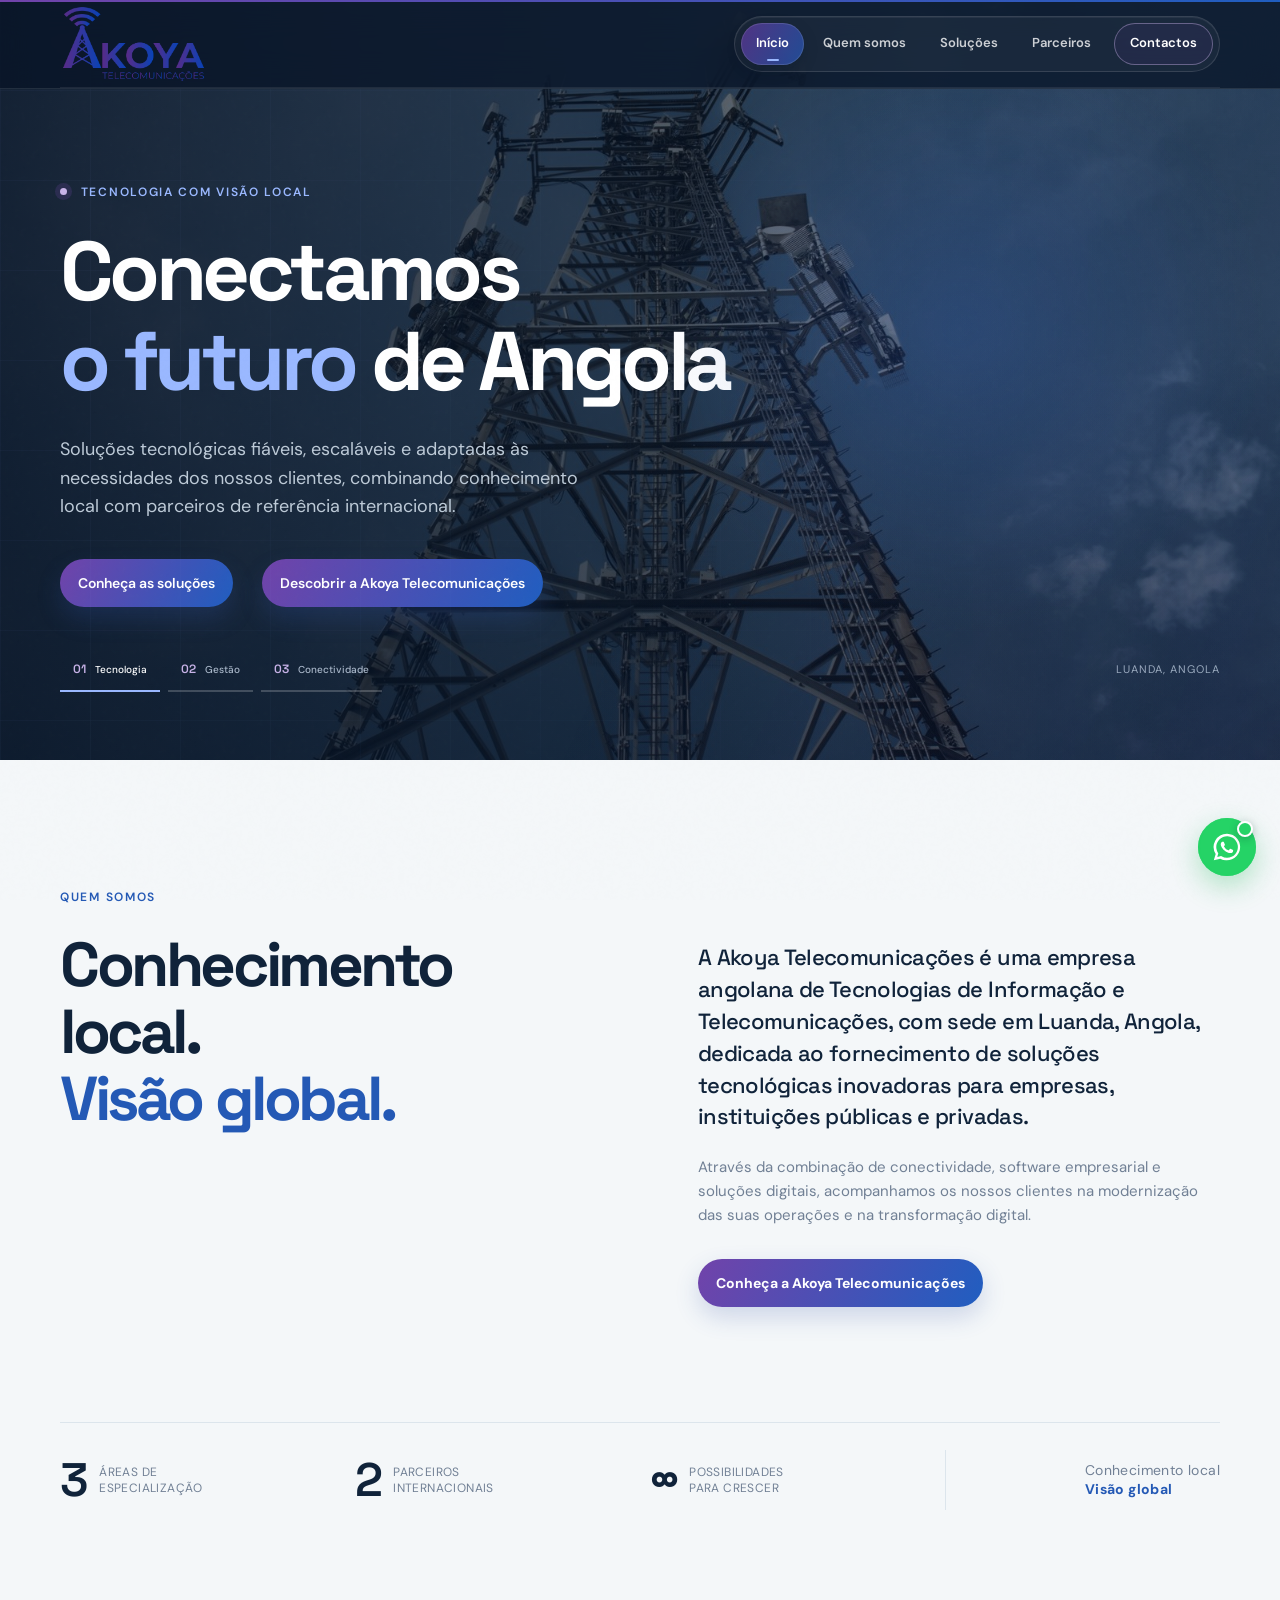
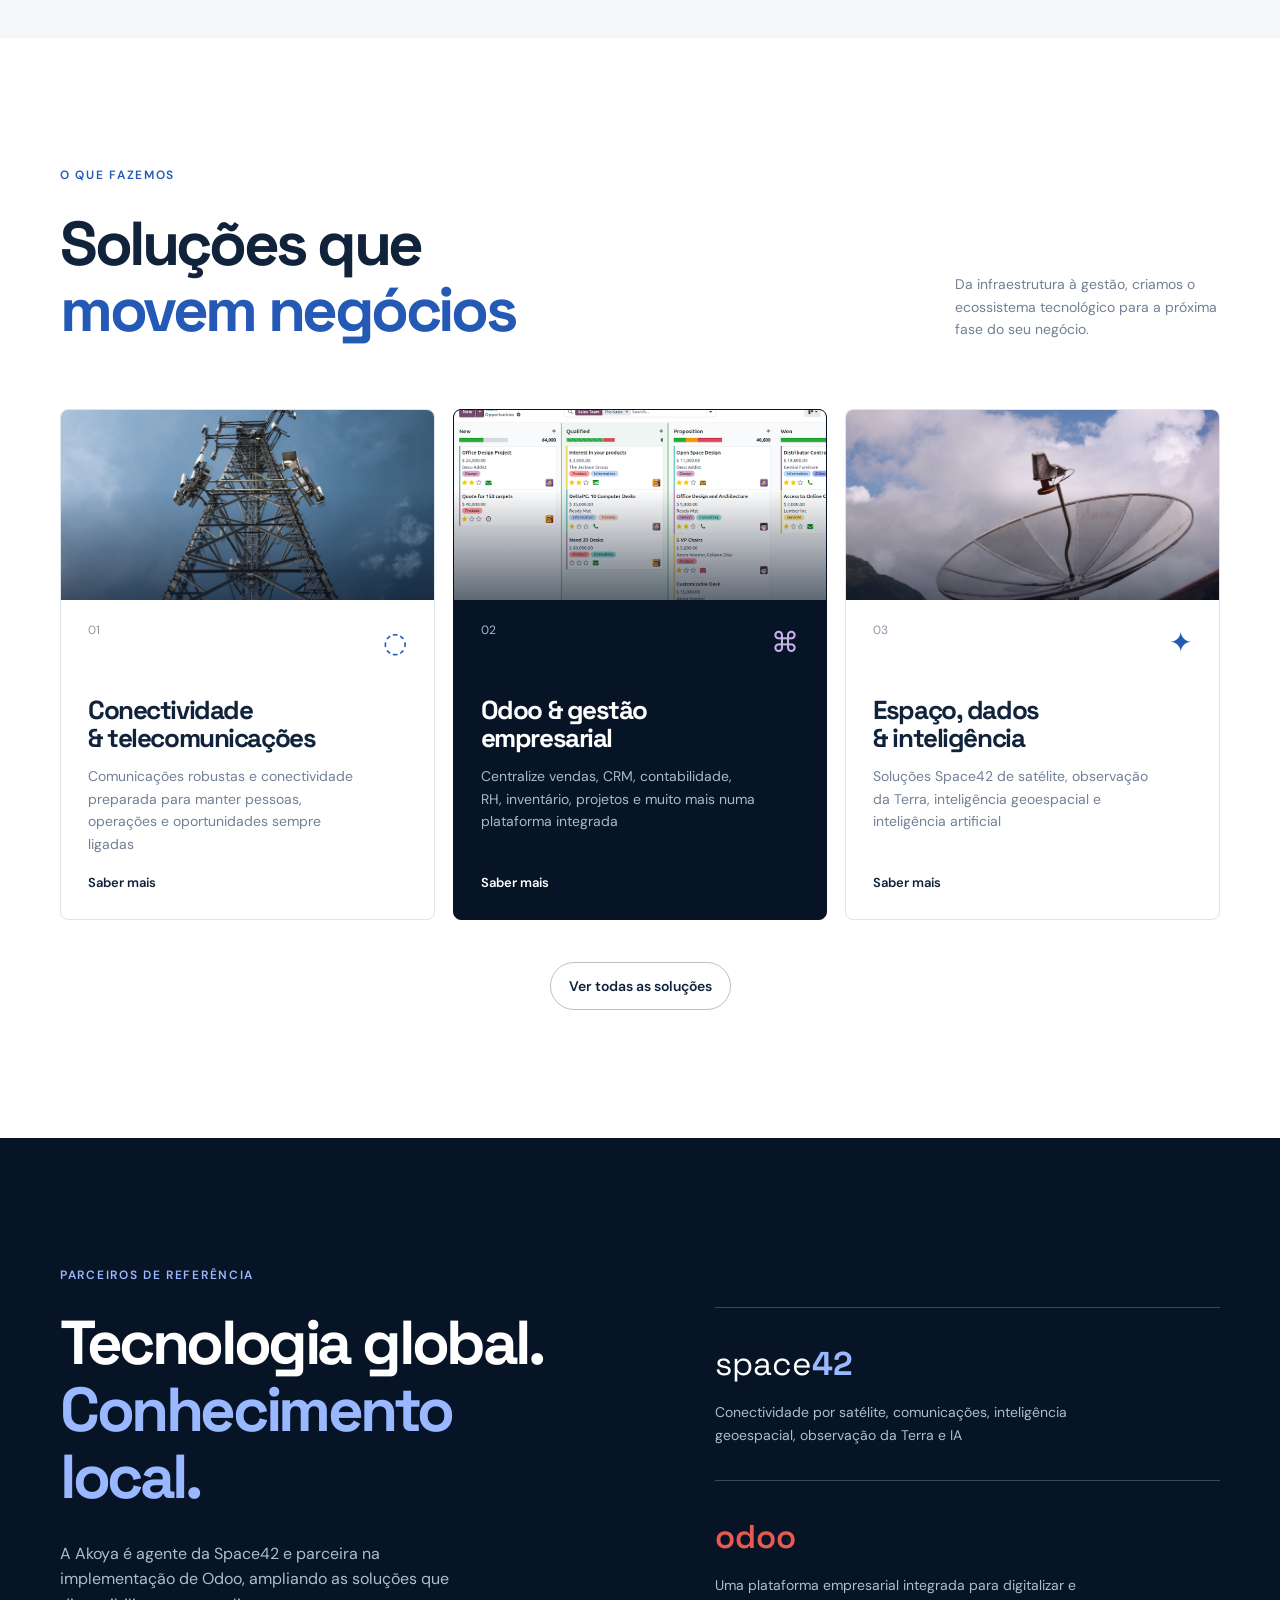
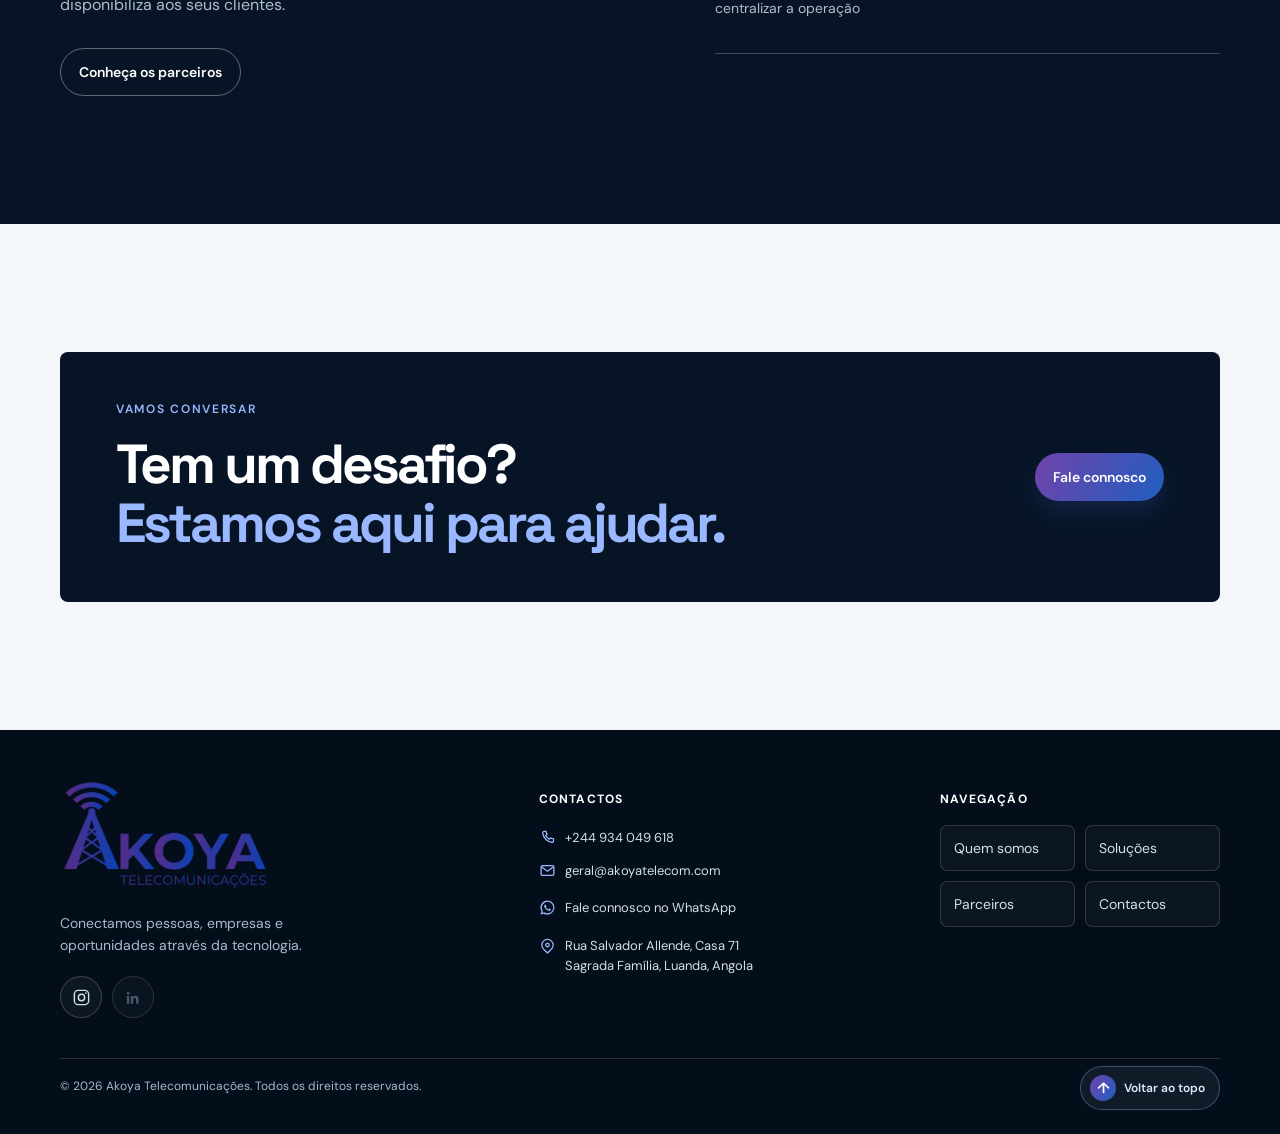
<file: index.html>
<!DOCTYPE html>
<html lang="pt-PT">
<head>
  <meta charset="UTF-8" />
  <meta name="viewport" content="width=device-width, initial-scale=1.0" />
  <meta name="description" content="Akoya Telecomunicações — soluções de tecnologia, conectividade e transformação digital em Angola." />
  <meta name="theme-color" content="#071426" />
  <title>Akoya Telecomunicações | Tecnologia que conecta oportunidades</title>
  <link rel="preconnect" href="https://fonts.googleapis.com" />
  <link rel="preconnect" href="https://fonts.gstatic.com" crossorigin />
  <link href="https://fonts.googleapis.com/css2?family=DM+Sans:wght@400;500;600;700&family=Space+Grotesk:wght@400;500;600;700&display=swap" rel="stylesheet" />
  <link rel="icon" type="image/png" href="images/akoya_favicon.png?v=4" />
  <link rel="shortcut icon" href="images/akoya_favicon.png?v=4" />
  <link rel="apple-touch-icon" href="images/akoya_favicon.png?v=4" />
  <link rel="manifest" href="manifest.json" />
  <link rel="stylesheet" href="styles.css?v=8" />
</head>
<body>
  <a class="skip-link" href="#conteudo">Ir para o conteúdo</a>
  <div class="site-noise" aria-hidden="true"></div>
  <header class="site-header" id="topo">
    <div class="container nav-wrap">
      <a class="brand" href="index.html" aria-label="Akoya Telecomunicações — página inicial">
        <img class="brand-mark" src="images/akoya_logo.png" alt="Akoya Telecomunicações" />
      </a>
      <button class="menu-toggle" type="button" aria-expanded="false" aria-controls="main-nav" aria-label="Abrir menu">
        <span></span><span></span><span></span>
      </button>
      <nav class="main-nav" id="main-nav" aria-label="Navegação principal">
        <a href="index.html" aria-current="page">Início</a>
        <a href="sobre.html">Quem somos</a>
        <a href="solucoes.html">Soluções</a>
        <a href="parceiros.html">Parceiros</a>
        <a href="contacto.html" class="nav-cta">Contactos</a>
      </nav>
    </div>
  </header>

  <main id="conteudo">
    <section class="hero section home-hero" id="inicio">
      <div class="hero-grid" aria-hidden="true"><span></span><span></span><span></span><span></span></div>
      <div class="container home-hero-content">
        <div class="hero-slider" role="region" aria-label="Destaques Akoya" aria-live="polite">
          <article class="hero-slide is-active" id="destaque-tecnologia" data-hero-slide>
            <div class="hero-copy">
              <p class="eyebrow"><span class="eyebrow-dot"></span> Tecnologia com visão local</p>
              <h1>Conectamos<br /><em>o futuro</em> de Angola</h1>
              <p class="hero-lead">Soluções tecnológicas fiáveis, escaláveis e adaptadas às necessidades dos nossos clientes, combinando conhecimento local com parceiros de referência internacional.</p>
              <div class="hero-actions">
                <a class="button button-primary" href="solucoes.html">Conheça as soluções</a>
                <a class="text-link" href="sobre.html">Descobrir a Akoya Telecomunicações</a>
              </div>
            </div>
            <div class="hero-visual">
              <img class="hero-photo" src="images/telecom-tower.jpg" alt="Torre de telecomunicações contra o céu azul" fetchpriority="high" />
              <div class="hero-photo-shade" aria-hidden="true"></div>
              <span class="visual-label label-a">conectividade</span><span class="visual-label label-b">cobertura</span>
              <div class="visual-card"><span class="pulse"></span><strong>Akoya Telecomunicações</strong><small>Ligada a Angola</small></div>
            </div>
          </article>
          <article class="hero-slide" id="destaque-gestao" data-hero-slide hidden>
            <div class="hero-copy">
              <p class="eyebrow"><span class="eyebrow-dot"></span> Gestão empresarial</p>
              <h1>Uma plataforma.<br /><em>Mais controlo</em><br />para o negócio.</h1>
              <p class="hero-lead">Somos parceiros na implementação de Odoo, uma plataforma integrada para centralizar e digitalizar a operação da sua organização.</p>
              <div class="hero-actions">
                <a class="button button-primary" href="solucoes.html#gestao">Explore Odoo</a>
                <a class="text-link" href="contacto.html">Fale com a nossa equipa</a>
              </div>
            </div>
            <div class="hero-visual hero-visual-interface">
              <img class="hero-photo" src="images/odoo-interface.webp" alt="Interface Odoo CRM com oportunidades organizadas por etapa" />
              <div class="hero-photo-shade" aria-hidden="true"></div>
              <span class="visual-label label-a">gestão integrada</span><span class="visual-label label-b">equipas</span>
              <div class="visual-card"><span class="pulse"></span><strong>Odoo</strong><small>Operação integrada</small></div>
            </div>
          </article>
          <article class="hero-slide" id="destaque-conectividade" data-hero-slide hidden>
            <div class="hero-copy">
              <p class="eyebrow"><span class="eyebrow-dot"></span> Conectividade sem fronteiras</p>
              <h1>Ligamos pessoas<br />e oportunidades<br /><em>à distância.</em></h1>
              <p class="hero-lead">Como agente da Space42, a Akoya integra soluções de conectividade por satélite, comunicações, inteligência geoespacial, observação da Terra e inteligência artificial.</p>
              <div class="hero-actions">
                <a class="button button-primary" href="solucoes.html#conectividade">Ver soluções</a>
                <a class="text-link" href="parceiros.html">Conheça os parceiros</a>
              </div>
            </div>
            <div class="hero-visual">
              <img class="hero-photo" src="images/space42-satellite.jpg" alt="Antena parabólica para comunicações por satélite" />
              <div class="hero-photo-shade" aria-hidden="true"></div>
              <span class="visual-label label-a">comunicações</span><span class="visual-label label-b">satélite</span>
              <div class="visual-card"><span class="pulse"></span><strong>Space42</strong><small>Parceiro tecnológico</small></div>
            </div>
          </article>
        </div>
        <div class="hero-slider-footer">
          <div class="hero-controls" role="group" aria-label="Escolher destaque">
            <button type="button" data-hero-to="0" aria-controls="destaque-tecnologia" aria-label="Mostrar destaque: Tecnologia local" aria-pressed="true"><span>01</span><small>Tecnologia</small></button>
            <button type="button" data-hero-to="1" aria-controls="destaque-gestao" aria-label="Mostrar destaque: Gestão empresarial" aria-pressed="false"><span>02</span><small>Gestão</small></button>
            <button type="button" data-hero-to="2" aria-controls="destaque-conectividade" aria-label="Mostrar destaque: Conectividade" aria-pressed="false"><span>03</span><small>Conectividade</small></button>
          </div>
          <span class="hero-location">Luanda, Angola</span>
        </div>
      </div>
    </section>

    <section class="about section home-about">
      <div class="container split-layout">
        <div class="section-intro reveal">
          <p class="eyebrow">Quem somos</p>
          <h2>Conhecimento local.<br /><span>Visão global.</span></h2>
        </div>
        <div class="about-copy reveal reveal-delay">
          <p class="lead-text">A Akoya Telecomunicações é uma empresa angolana de Tecnologias de Informação e Telecomunicações, com sede em Luanda, Angola, dedicada ao fornecimento de soluções tecnológicas inovadoras para empresas, instituições públicas e privadas.</p>
          <p>Através da combinação de conectividade, software empresarial e soluções digitais, acompanhamos os nossos clientes na modernização das suas operações e na transformação digital.</p>
          <a class="arrow-link" href="sobre.html">Conheça a Akoya Telecomunicações</a>
        </div>
      </div>
      <div class="container stats-row reveal">
        <div class="stat"><strong data-count="3">0</strong><span>áreas de<br />especialização</span></div>
        <div class="stat"><strong data-count="2">0</strong><span>parceiros<br />internacionais</span></div>
        <div class="stat"><strong>∞</strong><span>possibilidades<br />para crescer</span></div>
        <div class="stat stat-note"><span>Conhecimento local<br /><b>Visão global</b></span></div>
      </div>
    </section>

    <section class="solutions section home-solutions">
      <div class="container">
        <div class="section-heading reveal">
          <div><p class="eyebrow">O que fazemos</p><h2>Soluções que<br /><span>movem negócios</span></h2></div>
          <p class="heading-note">Da infraestrutura à gestão, criamos o ecossistema tecnológico para a próxima fase do seu negócio.</p>
        </div>
        <div class="solution-grid">
          <article class="solution-card reveal">
            <div class="solution-image">
              <img src="images/telecom-tower.jpg" alt="Torre de telecomunicações vista de baixo" loading="lazy" decoding="async" />
              <div class="solution-image-shade" aria-hidden="true"></div>
            </div>
            <div class="solution-card-content">
              <div class="card-top"><span class="card-number">01</span><span class="card-icon" aria-hidden="true">◌</span></div>
              <h3>Conectividade<br />& telecomunicações</h3>
              <p>Comunicações robustas e conectividade preparada para manter pessoas, operações e oportunidades sempre ligadas</p>
              <a href="solucoes.html#conectividade">Saber mais</a>
            </div>
          </article>
          <article class="solution-card featured reveal reveal-delay">
            <div class="solution-image">
              <img src="images/odoo-interface.webp" alt="Interface Odoo CRM com oportunidades organizadas por etapa" loading="lazy" decoding="async" />
              <div class="solution-image-shade" aria-hidden="true"></div>
            </div>
            <div class="solution-card-content">
              <div class="card-top"><span class="card-number">02</span><span class="card-icon" aria-hidden="true">⌘</span></div>
              <h3>Odoo & gestão<br />empresarial</h3>
              <p>Centralize vendas, CRM, contabilidade, RH, inventário, projetos e muito mais numa plataforma integrada</p>
              <a href="solucoes.html#gestao">Saber mais</a>
            </div>
          </article>
          <article class="solution-card reveal">
            <div class="solution-image">
              <img src="images/space42-satellite.jpg" alt="Antena parabólica para comunicações por satélite" loading="lazy" decoding="async" />
              <div class="solution-image-shade" aria-hidden="true"></div>
            </div>
            <div class="solution-card-content">
              <div class="card-top"><span class="card-number">03</span><span class="card-icon" aria-hidden="true">✦</span></div>
              <h3>Espaço, dados<br />& inteligência</h3>
              <p>Soluções Space42 de satélite, observação da Terra, inteligência geoespacial e inteligência artificial</p>
              <a href="solucoes.html#espaco">Saber mais</a>
            </div>
          </article>
        </div>
        <div class="section-action reveal"><a class="button button-outline-dark" href="solucoes.html">Ver todas as soluções</a></div>
      </div>
    </section>

    <section class="partner home-partners section">
      <div class="container partner-layout">
        <div class="partner-copy reveal">
          <p class="eyebrow">Parceiros de referência</p>
          <h2>Tecnologia global.<br /><span>Conhecimento local.</span></h2>
          <p>A Akoya é agente da Space42 e parceira na implementação de Odoo, ampliando as soluções que disponibiliza aos seus clientes.</p>
          <a class="button button-outline" href="parceiros.html">Conheça os parceiros</a>
        </div>
        <div class="partner-list reveal reveal-delay">
          <div class="partner-item"><div class="partner-logo space-logo"><span>space</span><b>42</b></div><p>Conectividade por satélite, comunicações, inteligência geoespacial, observação da Terra e IA</p></div>
          <div class="partner-item"><div class="partner-logo odoo-logo"><span>odoo</span></div><p>Uma plataforma empresarial integrada para digitalizar e centralizar a operação</p></div>
        </div>
      </div>
    </section>

    <section class="home-contact-cta section">
      <div class="container cta-panel reveal">
        <div><p class="eyebrow">Vamos conversar</p><h2>Tem um desafio?<br /><span>Estamos aqui para ajudar.</span></h2></div>
        <a class="button button-primary" href="contacto.html">Fale connosco</a>
      </div>
    </section>
  </main>

  <footer class="site-footer">
    <div class="container footer-top">
      <div class="footer-brand">
        <a class="brand" href="index.html" aria-label="Akoya Telecomunicações — página inicial"><img class="brand-mark" src="images/akoya_logo.png" alt="Akoya Telecomunicações" /></a>
        <p>Conectamos pessoas, empresas e oportunidades através da tecnologia.</p>
        <div class="footer-socials" role="group" aria-label="Redes sociais">
          <a class="social-link" href="https://www.instagram.com/akoya_telecom?hvrq=MW5yaXhmanpyd3Zjaw==" target="_blank" rel="noopener noreferrer" aria-label="Instagram da Akoya Telecomunicações">
            <svg viewBox="0 0 24 24" fill="none" stroke="currentColor" stroke-width="1.8" aria-hidden="true"><rect x="3" y="3" width="18" height="18" rx="5" /><circle cx="12" cy="12" r="4" /><circle cx="17.5" cy="6.5" r="1" fill="currentColor" stroke="none" /></svg>
          </a>
          <span class="social-link social-link-disabled" role="img" aria-label="LinkedIn da Akoya Telecomunicações — perfil ainda não criado">
            <svg viewBox="0 0 24 24" fill="currentColor" aria-hidden="true"><path d="M5.2 8.5a1.8 1.8 0 1 0 0-3.6 1.8 1.8 0 0 0 0 3.6ZM3.7 10h3v10h-3zm5 0h2.9v1.4h.1a3.2 3.2 0 0 1 2.9-1.6c3.1 0 3.7 2 3.7 4.5V20h-3v-5c0-1.2 0-2.7-1.7-2.7s-2 1.3-2 2.6V20h-3z" /></svg>
          </span>
        </div>
      </div>
      <div class="footer-contact">
        <p class="footer-heading">Contactos</p>
        <a href="tel:+244934049618"><svg class="footer-contact-icon" viewBox="0 0 24 24" fill="none" stroke="currentColor" stroke-width="1.8" aria-hidden="true"><path d="M7.2 3.5h2.7l1.4 4.1-1.8 1.8a15 15 0 0 0 5.1 5.1l1.8-1.8 4.1 1.4v2.7a2 2 0 0 1-2.2 2A16.5 16.5 0 0 1 5.2 5.7a2 2 0 0 1 2-2.2Z"/></svg><span>+244 934 049 618</span></a>
        <a href="mailto:geral@akoyatelecom.com"><svg class="footer-contact-icon" viewBox="0 0 24 24" fill="none" stroke="currentColor" stroke-width="1.8" aria-hidden="true"><rect x="3" y="5" width="18" height="14" rx="2"/><path d="m4 7 8 6 8-6"/></svg><span>geral@akoyatelecom.com</span></a>
        <a class="footer-whatsapp" href="https://wa.me/244934049618?text=Ol%C3%A1%2C%20gostaria%20de%20falar%20com%20a%20Akoya%20Telecomunica%C3%A7%C3%B5es." target="_blank" rel="noopener noreferrer">
          <svg viewBox="0 0 24 24" fill="currentColor" aria-hidden="true" shape-rendering="geometricPrecision"><path d="M12 2a10 10 0 0 0-8.49 15.27L2.1 22l4.86-1.27A10 10 0 1 0 12 2Zm0 18.1a8.07 8.07 0 0 1-4.11-1.13l-.3-.18-2.89.76.77-2.82-.19-.29A8.1 8.1 0 1 1 12 20.1Zm4.16-5.99c-.23-.12-1.35-.67-1.56-.74-.21-.08-.36-.12-.52.12-.15.23-.59.74-.72.89-.13.15-.27.17-.5.06-.23-.12-.97-.36-1.84-1.14-.68-.61-1.14-1.36-1.27-1.59-.13-.23-.01-.35.1-.47.1-.1.23-.27.34-.4.11-.13.15-.23.23-.38.08-.15.04-.29-.02-.4-.06-.12-.52-1.24-.71-1.69-.19-.44-.38-.38-.52-.39h-.44c-.15 0-.4.06-.61.29-.21.23-.8.78-.8 1.9s.82 2.21.93 2.36c.12.15 1.61 2.46 3.91 3.45.55.24.98.38 1.31.48.55.17 1.05.15 1.44.09.44-.07 1.35-.55 1.54-1.08.19-.53.19-.98.13-1.08-.06-.1-.21-.15-.44-.27Z"/></svg>
          Fale connosco no WhatsApp
        </a>
        <address><svg class="footer-contact-icon footer-address-icon" viewBox="0 0 24 24" fill="none" stroke="currentColor" stroke-width="1.8" aria-hidden="true"><path d="M20 10c0 5-8 11-8 11S4 15 4 10a8 8 0 1 1 16 0Z"/><circle cx="12" cy="10" r="2.5"/></svg><span>Rua Salvador Allende, Casa 71<br />Sagrada Família, Luanda, Angola</span></address>
      </div>
      <nav class="footer-links" aria-labelledby="footer-navigation-title">
        <p class="footer-heading" id="footer-navigation-title">Navegação</p>
        <div class="footer-links-list">
          <a href="sobre.html">Quem somos</a><a href="solucoes.html">Soluções</a><a href="parceiros.html">Parceiros</a><a href="contacto.html">Contactos</a>
        </div>
      </nav>
    </div>
    <div class="container footer-bottom"><span>© <span id="year"></span> Akoya Telecomunicações. Todos os direitos reservados.</span><button class="back-to-top" type="button" data-back-to-top><span aria-hidden="true">↑</span> Voltar ao topo</button></div>
  </footer>
  <a class="whatsapp-float" href="https://wa.me/244934049618?text=Ol%C3%A1%2C%20gostaria%20de%20saber%20mais%20sobre%20as%20solu%C3%A7%C3%B5es%20da%20Akoya%20Telecomunica%C3%A7%C3%B5es." target="_blank" rel="noopener noreferrer" aria-label="Conversar com a Akoya pelo WhatsApp">
    <span class="whatsapp-float-icon" aria-hidden="true">
      <svg viewBox="0 0 24 24" fill="currentColor" shape-rendering="geometricPrecision"><path d="M12 2a10 10 0 0 0-8.49 15.27L2.1 22l4.86-1.27A10 10 0 1 0 12 2Zm0 18.1a8.07 8.07 0 0 1-4.11-1.13l-.3-.18-2.89.76.77-2.82-.19-.29A8.1 8.1 0 1 1 12 20.1Zm4.16-5.99c-.23-.12-1.35-.67-1.56-.74-.21-.08-.36-.12-.52.12-.15.23-.59.74-.72.89-.13.15-.27.17-.5.06-.23-.12-.97-.36-1.84-1.14-.68-.61-1.14-1.36-1.27-1.59-.13-.23-.01-.35.1-.47.1-.1.23-.27.34-.4.11-.13.15-.23.23-.38.08-.15.04-.29-.02-.4-.06-.12-.52-1.24-.71-1.69-.19-.44-.38-.38-.52-.39h-.44c-.15 0-.4.06-.61.29-.21.23-.8.78-.8 1.9s.82 2.21.93 2.36c.12.15 1.61 2.46 3.91 3.45.55.24.98.38 1.31.48.55.17 1.05.15 1.44.09.44-.07 1.35-.55 1.54-1.08.19-.53.19-.98.13-1.08-.06-.1-.21-.15-.44-.27Z"/></svg>
    </span>
  </a>
  <script src="script.js?v=6"></script>
</body>
</html>
</file>
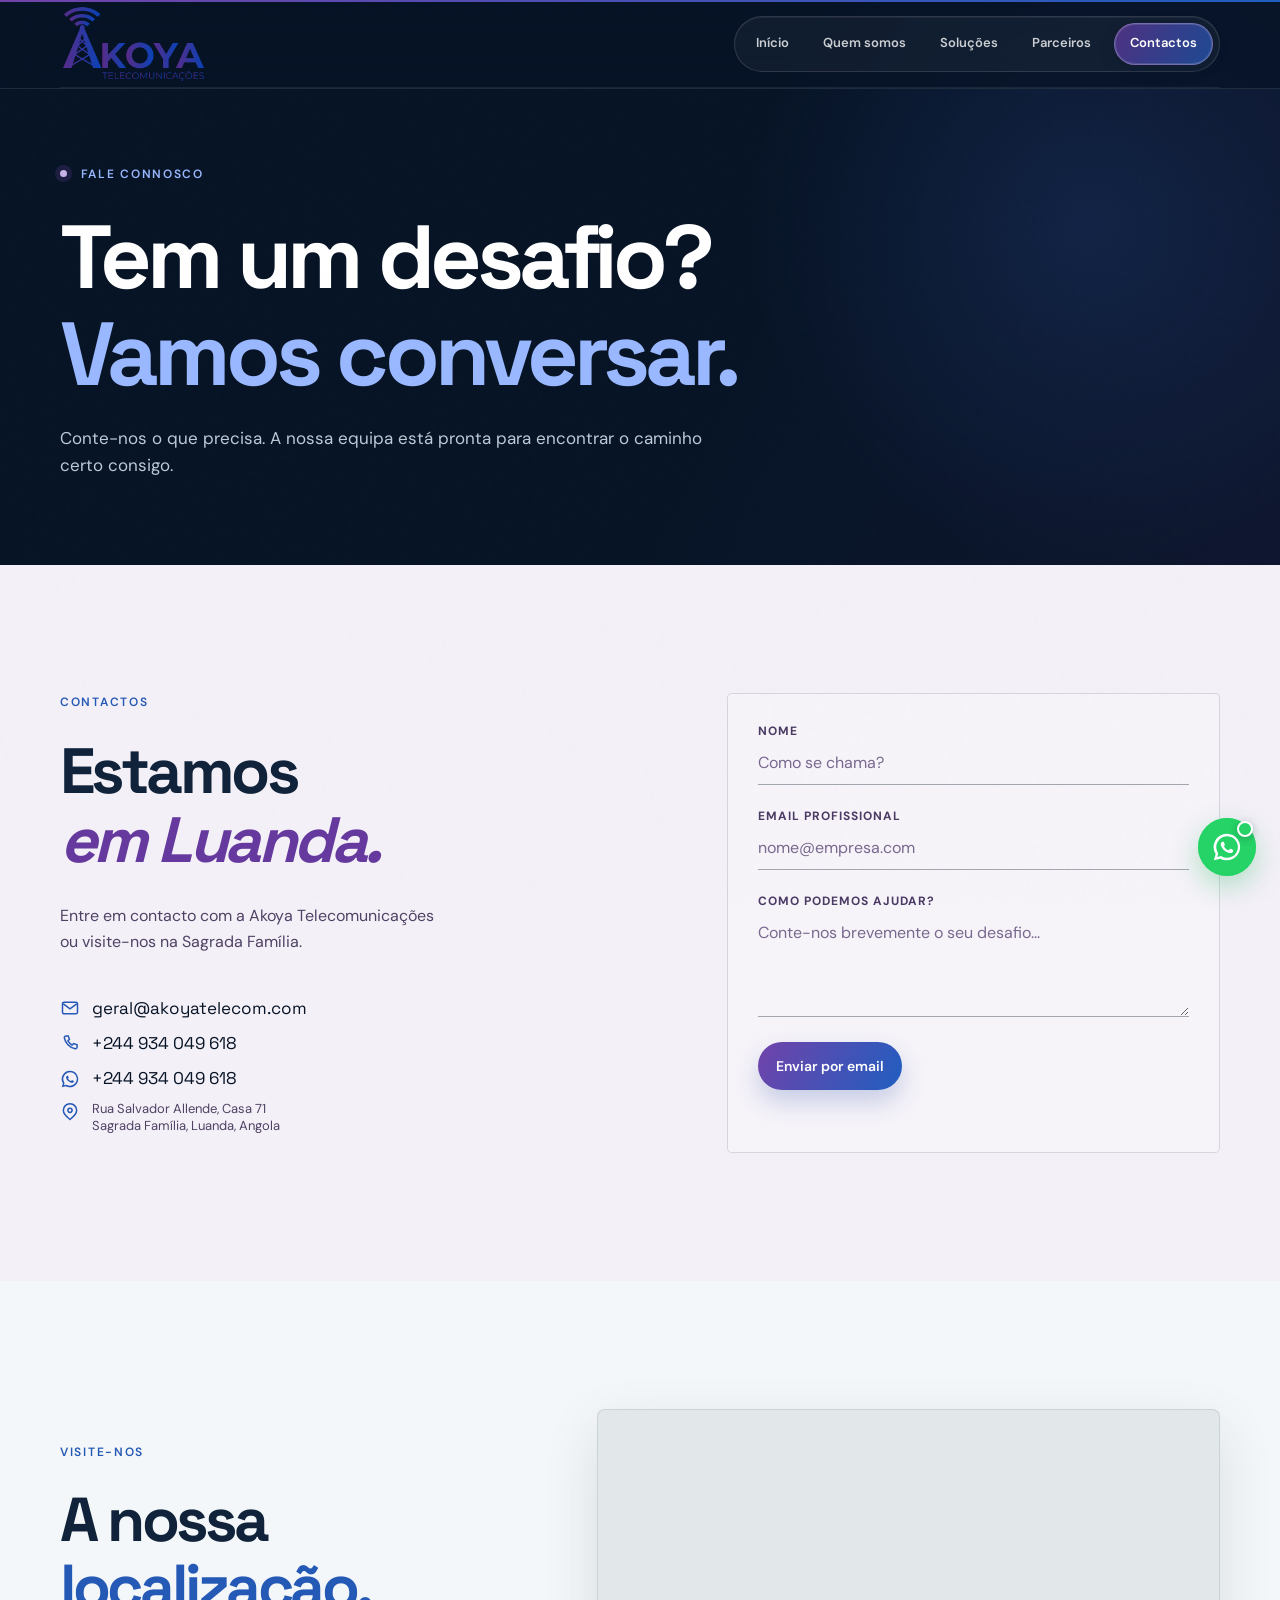
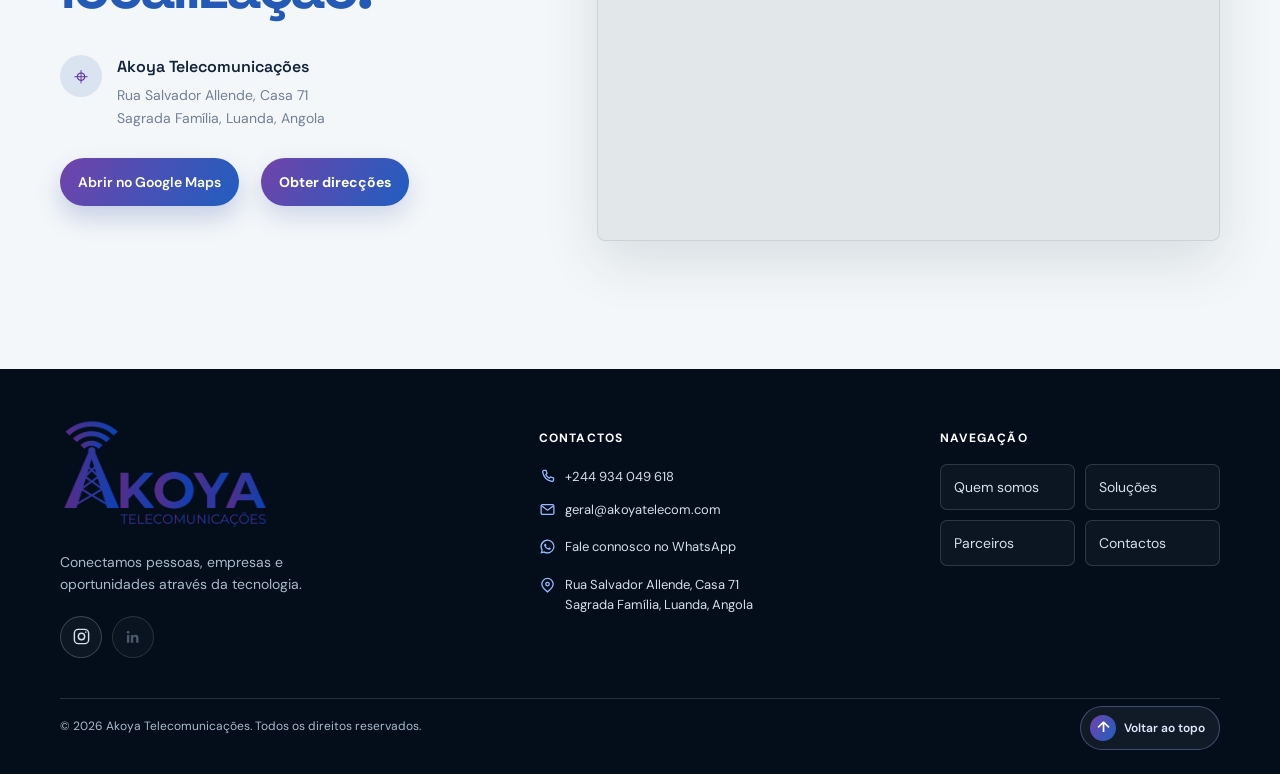
<file: contacto.html>
<!DOCTYPE html>
<html lang="pt-PT">
<head>
  <meta charset="UTF-8" />
  <meta name="viewport" content="width=device-width, initial-scale=1.0" />
  <meta name="description" content="Contacte a Akoya Telecomunicações ou encontre-nos na Sagrada Família, Luanda." />
  <meta name="theme-color" content="#071426" />
  <title>Contactos | Akoya Telecomunicações</title>
  <link rel="preconnect" href="https://fonts.googleapis.com" />
  <link rel="preconnect" href="https://fonts.gstatic.com" crossorigin />
  <link href="https://fonts.googleapis.com/css2?family=DM+Sans:wght@400;500;600;700&family=Space+Grotesk:wght@400;500;600;700&display=swap" rel="stylesheet" />
  <link rel="icon" type="image/png" href="images/akoya_favicon.png?v=4" />
  <link rel="shortcut icon" href="images/akoya_favicon.png?v=4" />
  <link rel="apple-touch-icon" href="images/akoya_favicon.png?v=4" />
  <link rel="manifest" href="manifest.json" />
  <link rel="stylesheet" href="styles.css?v=8" />
</head>
<body>
  <a class="skip-link" href="#conteudo">Ir para o conteúdo</a>
  <div class="site-noise" aria-hidden="true"></div>
  <header class="site-header" id="topo">
    <div class="container nav-wrap">
      <a class="brand" href="index.html" aria-label="Akoya Telecomunicações — página inicial"><img class="brand-mark" src="images/akoya_logo.png" alt="Akoya Telecomunicações" /></a>
      <button class="menu-toggle" type="button" aria-expanded="false" aria-controls="main-nav" aria-label="Abrir menu"><span></span><span></span><span></span></button>
      <nav class="main-nav" id="main-nav" aria-label="Navegação principal">
        <a href="index.html">Início</a><a href="sobre.html">Quem somos</a><a href="solucoes.html">Soluções</a><a href="parceiros.html">Parceiros</a>        <a href="contacto.html" class="nav-cta" aria-current="page">Contactos</a>
      </nav>
    </div>
  </header>

  <main id="conteudo">
    <section class="page-hero section">
      <div class="container page-hero-content">
        <p class="eyebrow"><span class="eyebrow-dot"></span> Fale connosco</p>
        <h1>Tem um desafio?<br /><em>Vamos conversar.</em></h1>
        <p>Conte-nos o que precisa. A nossa equipa está pronta para encontrar o caminho certo consigo.</p>
      </div>
    </section>

    <section class="contact section">
      <div class="container contact-layout">
        <div class="contact-copy reveal">
          <p class="eyebrow">Contactos</p>
          <h2>Estamos<br /><em>em Luanda.</em></h2>
          <p>Entre em contacto com a Akoya Telecomunicações ou visite-nos na Sagrada Família.</p>
          <div class="contact-details">
            <a href="mailto:geral@akoyatelecom.com">
              <svg class="contact-icon" viewBox="0 0 24 24" fill="none" stroke="currentColor" stroke-width="1.8" aria-hidden="true"><rect x="3" y="5" width="18" height="14" rx="2" /><path d="m4 7 8 6 8-6" /></svg>
              <span>geral@akoyatelecom.com</span>
            </a>
            <a href="tel:+244934049618">
              <svg class="contact-icon" viewBox="0 0 24 24" fill="none" stroke="currentColor" stroke-width="1.8" aria-hidden="true"><path d="M7.2 3.5h2.7l1.4 4.1-1.8 1.8a15 15 0 0 0 5.1 5.1l1.8-1.8 4.1 1.4v2.7a2 2 0 0 1-2.2 2A16.5 16.5 0 0 1 5.2 5.7a2 2 0 0 1 2-2.2Z" /></svg>
              <span>+244 934 049 618</span>
            </a>
            <a href="https://wa.me/244934049618?text=Ol%C3%A1%2C%20gostaria%20de%20falar%20com%20a%20Akoya%20Telecomunica%C3%A7%C3%B5es." target="_blank" rel="noopener noreferrer">
              <svg class="contact-icon whatsapp-icon" viewBox="0 0 24 24" fill="currentColor" aria-hidden="true" shape-rendering="geometricPrecision"><path d="M12 2a10 10 0 0 0-8.49 15.27L2.1 22l4.86-1.27A10 10 0 1 0 12 2Zm0 18.1a8.07 8.07 0 0 1-4.11-1.13l-.3-.18-2.89.76.77-2.82-.19-.29A8.1 8.1 0 1 1 12 20.1Zm4.16-5.99c-.23-.12-1.35-.67-1.56-.74-.21-.08-.36-.12-.52.12-.15.23-.59.74-.72.89-.13.15-.27.17-.5.06-.23-.12-.97-.36-1.84-1.14-.68-.61-1.14-1.36-1.27-1.59-.13-.23-.01-.35.1-.47.1-.1.23-.27.34-.4.11-.13.15-.23.23-.38.08-.15.04-.29-.02-.4-.06-.12-.52-1.24-.71-1.69-.19-.44-.38-.38-.52-.39h-.44c-.15 0-.4.06-.61.29-.21.23-.8.78-.8 1.9s.82 2.21.93 2.36c.12.15 1.61 2.46 3.91 3.45.55.24.98.38 1.31.48.55.17 1.05.15 1.44.09.44-.07 1.35-.55 1.54-1.08.19-.53.19-.98.13-1.08-.06-.1-.21-.15-.44-.27Z"/></svg>
              <span>+244 934 049 618</span>
            </a>
            <span class="contact-address">
              <svg class="contact-icon" viewBox="0 0 24 24" fill="none" stroke="currentColor" stroke-width="1.8" aria-hidden="true"><path d="M20 10c0 5-8 11-8 11S4 15 4 10a8 8 0 1 1 16 0Z"/><circle cx="12" cy="10" r="2.5"/></svg>
              <span>Rua Salvador Allende, Casa 71<br />Sagrada Família, Luanda, Angola</span>
            </span>
          </div>
        </div>
        <form class="contact-form reveal reveal-delay" id="contact-form">
          <label>Nome <input type="text" name="name" autocomplete="name" placeholder="Como se chama?" required /></label>
          <label>Email profissional <input type="email" name="email" autocomplete="email" placeholder="nome@empresa.com" required /></label>
          <label>Como podemos ajudar? <textarea name="message" rows="4" placeholder="Conte-nos brevemente o seu desafio..." required></textarea></label>
          <button class="button button-primary" type="submit">Enviar por email</button>
          <p class="form-status" role="status" aria-live="polite"></p>
        </form>
      </div>
    </section>

    <section class="location-section section">
      <div class="container location-layout">
        <div class="location-copy reveal">
          <p class="eyebrow">Visite-nos</p>
          <h2>A nossa<br /><span>localização.</span></h2>
          <div class="location-address">
            <span class="location-pin" aria-hidden="true">⌖</span>
            <div><strong>Akoya Telecomunicações</strong><address>Rua Salvador Allende, Casa 71<br />Sagrada Família, Luanda, Angola</address></div>
          </div>
          <div class="location-actions">
            <a class="button button-primary" href="https://www.google.com/maps/search/?api=1&amp;query=Rua%20Salvador%20Allende%2C%20Casa%2071%2C%20Sagrada%20Fam%C3%ADlia%2C%20Luanda%2C%20Angola" target="_blank" rel="noopener noreferrer">Abrir no Google Maps</a>
            <a class="location-directions" href="https://www.google.com/maps/dir/?api=1&amp;destination=Rua%20Salvador%20Allende%2C%20Casa%2071%2C%20Sagrada%20Fam%C3%ADlia%2C%20Luanda%2C%20Angola" target="_blank" rel="noopener noreferrer">Obter direcções</a>
          </div>
        </div>
        <div class="location-map reveal reveal-delay">
          <iframe src="https://maps.google.com/maps?q=Rua%20Salvador%20Allende%2C%20Casa%2071%2C%20Sagrada%20Fam%C3%ADlia%2C%20Luanda%2C%20Angola&amp;output=embed" title="Mapa da Akoya Telecomunicações na Rua Salvador Allende, Casa 71, Sagrada Família, Luanda" loading="lazy" referrerpolicy="no-referrer-when-downgrade" allowfullscreen></iframe>
        </div>
      </div>
    </section>
  </main>

  <footer class="site-footer">
    <div class="container footer-top">
      <div class="footer-brand">
        <a class="brand" href="index.html" aria-label="Akoya Telecomunicações — página inicial"><img class="brand-mark" src="images/akoya_logo.png" alt="Akoya Telecomunicações" /></a>
        <p>Conectamos pessoas, empresas e oportunidades através da tecnologia.</p>
        <div class="footer-socials" role="group" aria-label="Redes sociais">
          <a class="social-link" href="https://www.instagram.com/akoya_telecom?hvrq=MW5yaXhmanpyd3Zjaw==" target="_blank" rel="noopener noreferrer" aria-label="Instagram da Akoya Telecomunicações">
            <svg viewBox="0 0 24 24" fill="none" stroke="currentColor" stroke-width="1.8" aria-hidden="true"><rect x="3" y="3" width="18" height="18" rx="5" /><circle cx="12" cy="12" r="4" /><circle cx="17.5" cy="6.5" r="1" fill="currentColor" stroke="none" /></svg>
          </a>
          <span class="social-link social-link-disabled" role="img" aria-label="LinkedIn da Akoya Telecomunicações — perfil ainda não criado">
            <svg viewBox="0 0 24 24" fill="currentColor" aria-hidden="true"><path d="M5.2 8.5a1.8 1.8 0 1 0 0-3.6 1.8 1.8 0 0 0 0 3.6ZM3.7 10h3v10h-3zm5 0h2.9v1.4h.1a3.2 3.2 0 0 1 2.9-1.6c3.1 0 3.7 2 3.7 4.5V20h-3v-5c0-1.2 0-2.7-1.7-2.7s-2 1.3-2 2.6V20h-3z" /></svg>
          </span>
        </div>
      </div>
      <div class="footer-contact">
        <p class="footer-heading">Contactos</p>
        <a href="tel:+244934049618"><svg class="footer-contact-icon" viewBox="0 0 24 24" fill="none" stroke="currentColor" stroke-width="1.8" aria-hidden="true"><path d="M7.2 3.5h2.7l1.4 4.1-1.8 1.8a15 15 0 0 0 5.1 5.1l1.8-1.8 4.1 1.4v2.7a2 2 0 0 1-2.2 2A16.5 16.5 0 0 1 5.2 5.7a2 2 0 0 1 2-2.2Z"/></svg><span>+244 934 049 618</span></a>
        <a href="mailto:geral@akoyatelecom.com"><svg class="footer-contact-icon" viewBox="0 0 24 24" fill="none" stroke="currentColor" stroke-width="1.8" aria-hidden="true"><rect x="3" y="5" width="18" height="14" rx="2"/><path d="m4 7 8 6 8-6"/></svg><span>geral@akoyatelecom.com</span></a>
        <a class="footer-whatsapp" href="https://wa.me/244934049618?text=Ol%C3%A1%2C%20gostaria%20de%20falar%20com%20a%20Akoya%20Telecomunica%C3%A7%C3%B5es." target="_blank" rel="noopener noreferrer">
          <svg viewBox="0 0 24 24" fill="currentColor" aria-hidden="true" shape-rendering="geometricPrecision"><path d="M12 2a10 10 0 0 0-8.49 15.27L2.1 22l4.86-1.27A10 10 0 1 0 12 2Zm0 18.1a8.07 8.07 0 0 1-4.11-1.13l-.3-.18-2.89.76.77-2.82-.19-.29A8.1 8.1 0 1 1 12 20.1Zm4.16-5.99c-.23-.12-1.35-.67-1.56-.74-.21-.08-.36-.12-.52.12-.15.23-.59.74-.72.89-.13.15-.27.17-.5.06-.23-.12-.97-.36-1.84-1.14-.68-.61-1.14-1.36-1.27-1.59-.13-.23-.01-.35.1-.47.1-.1.23-.27.34-.4.11-.13.15-.23.23-.38.08-.15.04-.29-.02-.4-.06-.12-.52-1.24-.71-1.69-.19-.44-.38-.38-.52-.39h-.44c-.15 0-.4.06-.61.29-.21.23-.8.78-.8 1.9s.82 2.21.93 2.36c.12.15 1.61 2.46 3.91 3.45.55.24.98.38 1.31.48.55.17 1.05.15 1.44.09.44-.07 1.35-.55 1.54-1.08.19-.53.19-.98.13-1.08-.06-.1-.21-.15-.44-.27Z"/></svg>
          Fale connosco no WhatsApp
        </a>
        <address><svg class="footer-contact-icon footer-address-icon" viewBox="0 0 24 24" fill="none" stroke="currentColor" stroke-width="1.8" aria-hidden="true"><path d="M20 10c0 5-8 11-8 11S4 15 4 10a8 8 0 1 1 16 0Z"/><circle cx="12" cy="10" r="2.5"/></svg><span>Rua Salvador Allende, Casa 71<br />Sagrada Família, Luanda, Angola</span></address>
      </div>
      <nav class="footer-links" aria-labelledby="footer-navigation-title">
        <p class="footer-heading" id="footer-navigation-title">Navegação</p>
        <div class="footer-links-list"><a href="sobre.html">Quem somos</a><a href="solucoes.html">Soluções</a><a href="parceiros.html">Parceiros</a><a href="contacto.html">Contactos</a></div>
      </nav>
    </div>
    <div class="container footer-bottom"><span>© <span id="year"></span> Akoya Telecomunicações. Todos os direitos reservados.</span><button class="back-to-top" type="button" data-back-to-top><span aria-hidden="true">↑</span> Voltar ao topo</button></div>
  </footer>
  <a class="whatsapp-float" href="https://wa.me/244934049618?text=Ol%C3%A1%2C%20gostaria%20de%20falar%20com%20a%20Akoya%20Telecomunica%C3%A7%C3%B5es." target="_blank" rel="noopener noreferrer" aria-label="Conversar com a Akoya pelo WhatsApp">
    <span class="whatsapp-float-icon" aria-hidden="true"><svg viewBox="0 0 24 24" fill="currentColor" shape-rendering="geometricPrecision"><path d="M12 2a10 10 0 0 0-8.49 15.27L2.1 22l4.86-1.27A10 10 0 1 0 12 2Zm0 18.1a8.07 8.07 0 0 1-4.11-1.13l-.3-.18-2.89.76.77-2.82-.19-.29A8.1 8.1 0 1 1 12 20.1Zm4.16-5.99c-.23-.12-1.35-.67-1.56-.74-.21-.08-.36-.12-.52.12-.15.23-.59.74-.72.89-.13.15-.27.17-.5.06-.23-.12-.97-.36-1.84-1.14-.68-.61-1.14-1.36-1.27-1.59-.13-.23-.01-.35.1-.47.1-.1.23-.27.34-.4.11-.13.15-.23.23-.38.08-.15.04-.29-.02-.4-.06-.12-.52-1.24-.71-1.69-.19-.44-.38-.38-.52-.39h-.44c-.15 0-.4.06-.61.29-.21.23-.8.78-.8 1.9s.82 2.21.93 2.36c.12.15 1.61 2.46 3.91 3.45.55.24.98.38 1.31.48.55.17 1.05.15 1.44.09.44-.07 1.35-.55 1.54-1.08.19-.53.19-.98.13-1.08-.06-.1-.21-.15-.44-.27Z"/></svg></span>
  </a>
  <script src="script.js?v=6"></script>
</body>
</html>
</file>
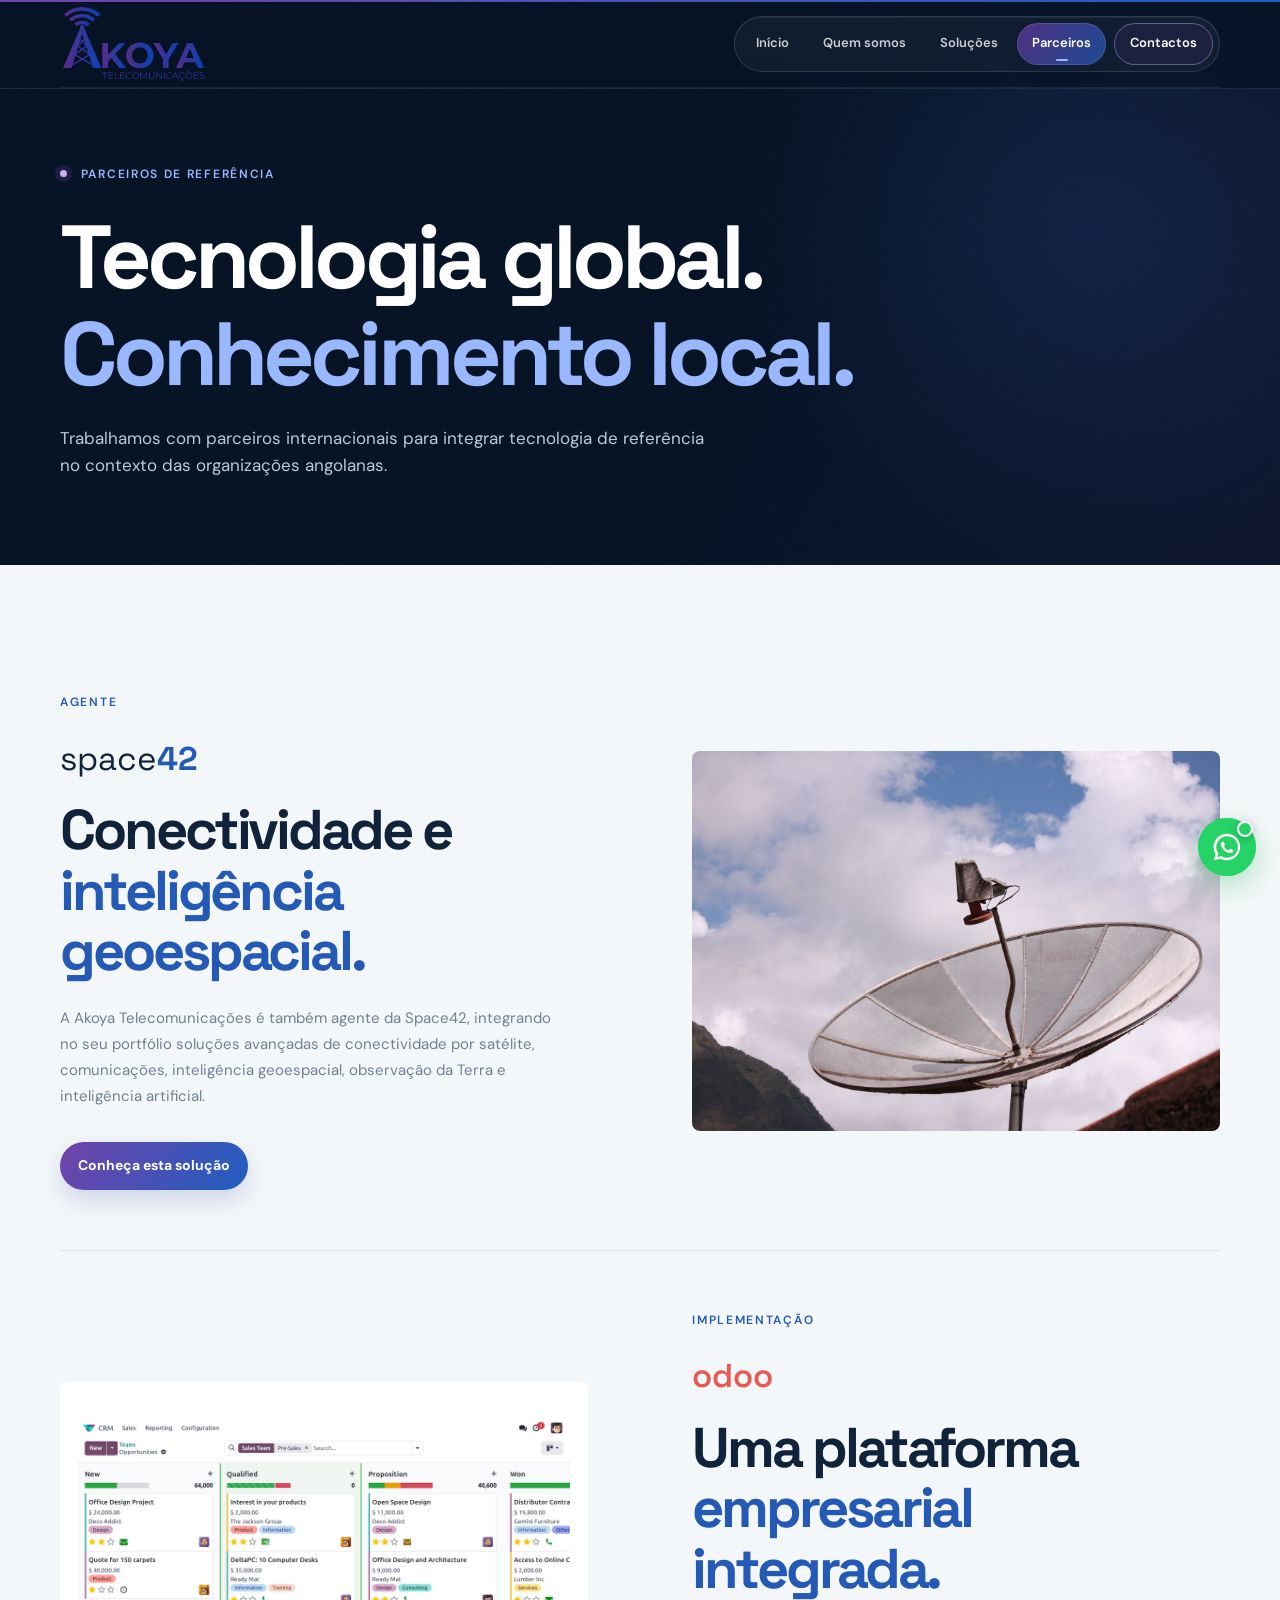
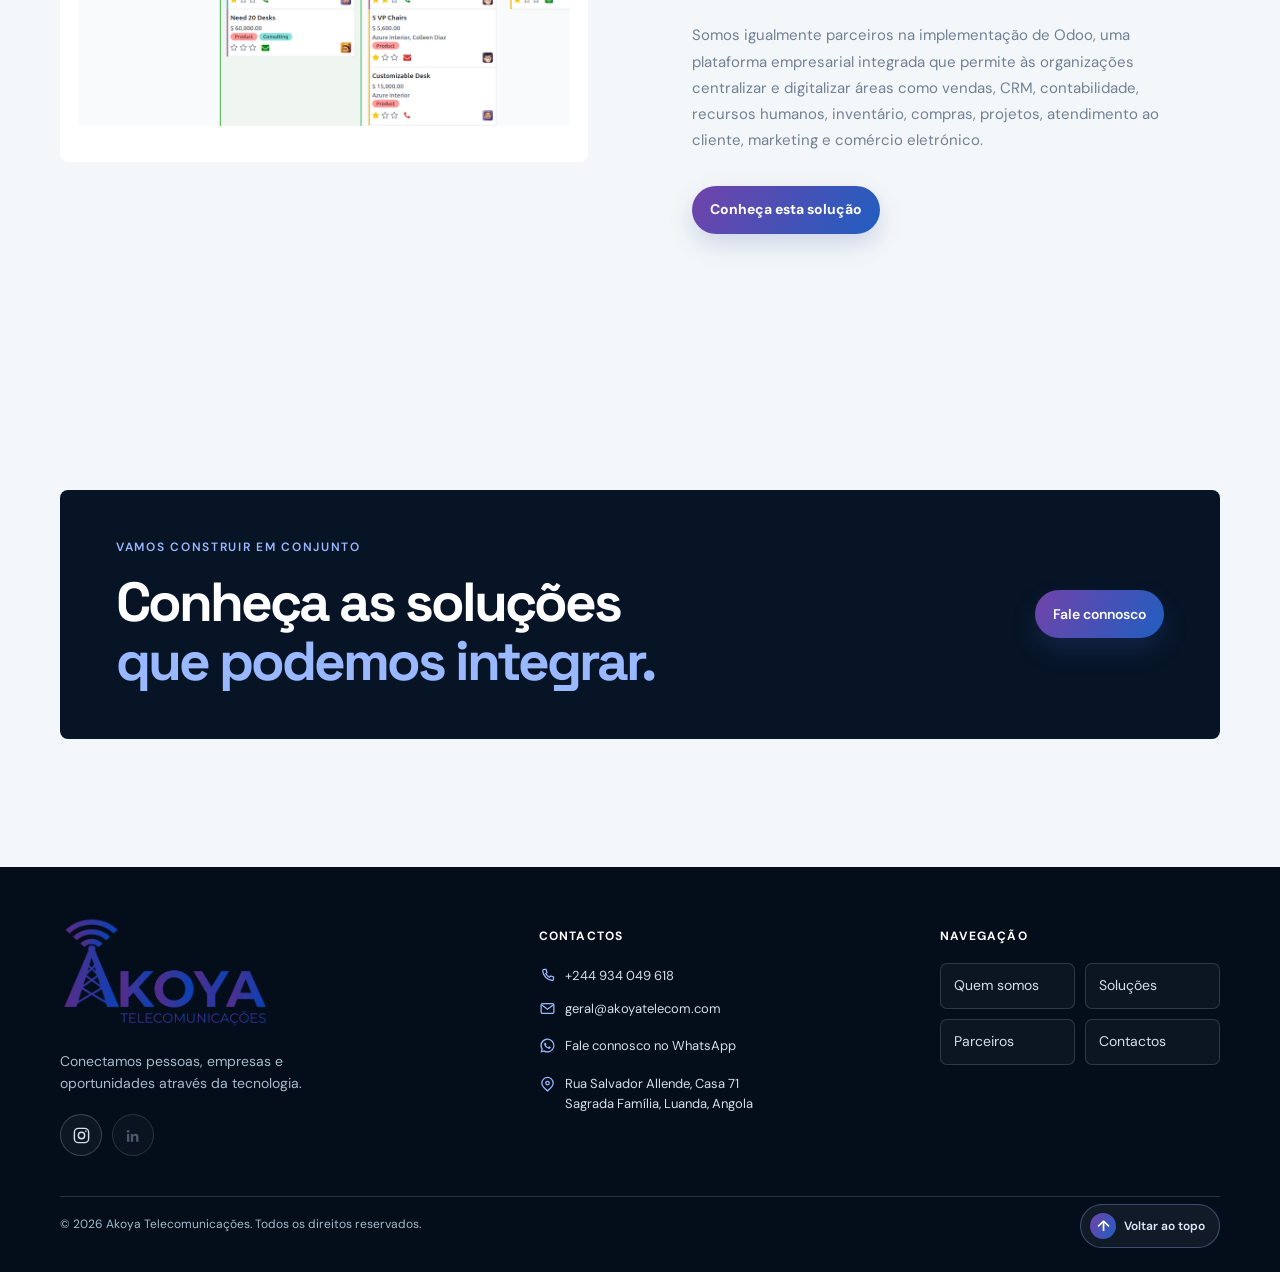
<file: parceiros.html>
<!DOCTYPE html>
<html lang="pt-PT">
<head>
  <meta charset="UTF-8" />
  <meta name="viewport" content="width=device-width, initial-scale=1.0" />
  <meta name="description" content="Conheça os parceiros tecnológicos da Akoya Telecomunicações: Space42 e Odoo." />
  <meta name="theme-color" content="#071426" />
  <title>Parceiros | Akoya Telecomunicações</title>
  <link rel="preconnect" href="https://fonts.googleapis.com" />
  <link rel="preconnect" href="https://fonts.gstatic.com" crossorigin />
  <link href="https://fonts.googleapis.com/css2?family=DM+Sans:wght@400;500;600;700&family=Space+Grotesk:wght@400;500;600;700&display=swap" rel="stylesheet" />
  <link rel="icon" type="image/png" href="images/akoya_favicon.png?v=4" />
  <link rel="shortcut icon" href="images/akoya_favicon.png?v=4" />
  <link rel="apple-touch-icon" href="images/akoya_favicon.png?v=4" />
  <link rel="manifest" href="manifest.json" />
  <link rel="stylesheet" href="styles.css?v=8" />
</head>
<body>
  <a class="skip-link" href="#conteudo">Ir para o conteúdo</a>
  <div class="site-noise" aria-hidden="true"></div>
  <header class="site-header" id="topo">
    <div class="container nav-wrap">
      <a class="brand" href="index.html" aria-label="Akoya Telecomunicações — página inicial"><img class="brand-mark" src="images/akoya_logo.png" alt="Akoya Telecomunicações" /></a>
      <button class="menu-toggle" type="button" aria-expanded="false" aria-controls="main-nav" aria-label="Abrir menu"><span></span><span></span><span></span></button>
      <nav class="main-nav" id="main-nav" aria-label="Navegação principal">
        <a href="index.html">Início</a><a href="sobre.html">Quem somos</a><a href="solucoes.html">Soluções</a><a href="parceiros.html" aria-current="page">Parceiros</a>        <a href="contacto.html" class="nav-cta">Contactos</a>
      </nav>
    </div>
  </header>

  <main id="conteudo">
    <section class="page-hero section">
      <div class="container page-hero-content">
        <p class="eyebrow"><span class="eyebrow-dot"></span> Parceiros de referência</p>
        <h1>Tecnologia global.<br /><em>Conhecimento local.</em></h1>
        <p>Trabalhamos com parceiros internacionais para integrar tecnologia de referência no contexto das organizações angolanas.</p>
      </div>
    </section>

    <section class="partners-page section">
      <div class="container partners-list">
        <article class="partner-feature reveal">
          <div class="partner-feature-copy">
            <p class="eyebrow">Agente</p>
            <div class="partner-logo space-logo"><span>space</span><b>42</b></div>
            <h2>Conectividade e<br /><span>inteligência geoespacial.</span></h2>
            <p>A Akoya Telecomunicações é também agente da Space42, integrando no seu portfólio soluções avançadas de conectividade por satélite, comunicações, inteligência geoespacial, observação da Terra e inteligência artificial.</p>
            <a class="arrow-link" href="solucoes.html#espaco">Conheça esta solução</a>
          </div>
          <div class="partner-feature-image">
            <img src="images/space42-satellite.jpg" alt="Antena parabólica para comunicações por satélite" loading="lazy" decoding="async" />
          </div>
        </article>

        <article class="partner-feature partner-feature-reverse reveal">
          <div class="partner-feature-copy">
            <p class="eyebrow">Implementação</p>
            <div class="partner-logo odoo-logo"><span>odoo</span></div>
            <h2>Uma plataforma<br /><span>empresarial integrada.</span></h2>
            <p>Somos igualmente parceiros na implementação de Odoo, uma plataforma empresarial integrada que permite às organizações centralizar e digitalizar áreas como vendas, CRM, contabilidade, recursos humanos, inventário, compras, projetos, atendimento ao cliente, marketing e comércio eletrónico.</p>
            <a class="arrow-link" href="solucoes.html#gestao">Conheça esta solução</a>
          </div>
          <div class="partner-feature-image partner-feature-image-interface">
            <img src="images/odoo-interface.webp" alt="Interface Odoo CRM com oportunidades organizadas por etapa" loading="lazy" decoding="async" />
          </div>
        </article>
      </div>
    </section>

    <section class="home-contact-cta section">
      <div class="container cta-panel reveal">
        <div><p class="eyebrow">Vamos construir em conjunto</p><h2>Conheça as soluções<br /><span>que podemos integrar.</span></h2></div>
        <a class="button button-primary" href="contacto.html">Fale connosco</a>
      </div>
    </section>
  </main>

  <footer class="site-footer">
    <div class="container footer-top">
      <div class="footer-brand">
        <a class="brand" href="index.html" aria-label="Akoya Telecomunicações — página inicial"><img class="brand-mark" src="images/akoya_logo.png" alt="Akoya Telecomunicações" /></a>
        <p>Conectamos pessoas, empresas e oportunidades através da tecnologia.</p>
        <div class="footer-socials" role="group" aria-label="Redes sociais">
          <a class="social-link" href="https://www.instagram.com/akoya_telecom?hvrq=MW5yaXhmanpyd3Zjaw==" target="_blank" rel="noopener noreferrer" aria-label="Instagram da Akoya Telecomunicações">
            <svg viewBox="0 0 24 24" fill="none" stroke="currentColor" stroke-width="1.8" aria-hidden="true"><rect x="3" y="3" width="18" height="18" rx="5" /><circle cx="12" cy="12" r="4" /><circle cx="17.5" cy="6.5" r="1" fill="currentColor" stroke="none" /></svg>
          </a>
          <span class="social-link social-link-disabled" role="img" aria-label="LinkedIn da Akoya Telecomunicações — perfil ainda não criado">
            <svg viewBox="0 0 24 24" fill="currentColor" aria-hidden="true"><path d="M5.2 8.5a1.8 1.8 0 1 0 0-3.6 1.8 1.8 0 0 0 0 3.6ZM3.7 10h3v10h-3zm5 0h2.9v1.4h.1a3.2 3.2 0 0 1 2.9-1.6c3.1 0 3.7 2 3.7 4.5V20h-3v-5c0-1.2 0-2.7-1.7-2.7s-2 1.3-2 2.6V20h-3z" /></svg>
          </span>
        </div>
      </div>
      <div class="footer-contact">
        <p class="footer-heading">Contactos</p>
        <a href="tel:+244934049618"><svg class="footer-contact-icon" viewBox="0 0 24 24" fill="none" stroke="currentColor" stroke-width="1.8" aria-hidden="true"><path d="M7.2 3.5h2.7l1.4 4.1-1.8 1.8a15 15 0 0 0 5.1 5.1l1.8-1.8 4.1 1.4v2.7a2 2 0 0 1-2.2 2A16.5 16.5 0 0 1 5.2 5.7a2 2 0 0 1 2-2.2Z"/></svg><span>+244 934 049 618</span></a>
        <a href="mailto:geral@akoyatelecom.com"><svg class="footer-contact-icon" viewBox="0 0 24 24" fill="none" stroke="currentColor" stroke-width="1.8" aria-hidden="true"><rect x="3" y="5" width="18" height="14" rx="2"/><path d="m4 7 8 6 8-6"/></svg><span>geral@akoyatelecom.com</span></a>
        <a class="footer-whatsapp" href="https://wa.me/244934049618?text=Ol%C3%A1%2C%20gostaria%20de%20falar%20com%20a%20Akoya%20Telecomunica%C3%A7%C3%B5es." target="_blank" rel="noopener noreferrer">
          <svg viewBox="0 0 24 24" fill="currentColor" aria-hidden="true" shape-rendering="geometricPrecision"><path d="M12 2a10 10 0 0 0-8.49 15.27L2.1 22l4.86-1.27A10 10 0 1 0 12 2Zm0 18.1a8.07 8.07 0 0 1-4.11-1.13l-.3-.18-2.89.76.77-2.82-.19-.29A8.1 8.1 0 1 1 12 20.1Zm4.16-5.99c-.23-.12-1.35-.67-1.56-.74-.21-.08-.36-.12-.52.12-.15.23-.59.74-.72.89-.13.15-.27.17-.5.06-.23-.12-.97-.36-1.84-1.14-.68-.61-1.14-1.36-1.27-1.59-.13-.23-.01-.35.1-.47.1-.1.23-.27.34-.4.11-.13.15-.23.23-.38.08-.15.04-.29-.02-.4-.06-.12-.52-1.24-.71-1.69-.19-.44-.38-.38-.52-.39h-.44c-.15 0-.4.06-.61.29-.21.23-.8.78-.8 1.9s.82 2.21.93 2.36c.12.15 1.61 2.46 3.91 3.45.55.24.98.38 1.31.48.55.17 1.05.15 1.44.09.44-.07 1.35-.55 1.54-1.08.19-.53.19-.98.13-1.08-.06-.1-.21-.15-.44-.27Z"/></svg>
          Fale connosco no WhatsApp
        </a>
        <address><svg class="footer-contact-icon footer-address-icon" viewBox="0 0 24 24" fill="none" stroke="currentColor" stroke-width="1.8" aria-hidden="true"><path d="M20 10c0 5-8 11-8 11S4 15 4 10a8 8 0 1 1 16 0Z"/><circle cx="12" cy="10" r="2.5"/></svg><span>Rua Salvador Allende, Casa 71<br />Sagrada Família, Luanda, Angola</span></address>
      </div>
      <nav class="footer-links" aria-labelledby="footer-navigation-title">
        <p class="footer-heading" id="footer-navigation-title">Navegação</p>
        <div class="footer-links-list"><a href="sobre.html">Quem somos</a><a href="solucoes.html">Soluções</a><a href="parceiros.html">Parceiros</a><a href="contacto.html">Contactos</a></div>
      </nav>
    </div>
    <div class="container footer-bottom"><span>© <span id="year"></span> Akoya Telecomunicações. Todos os direitos reservados.</span><button class="back-to-top" type="button" data-back-to-top><span aria-hidden="true">↑</span> Voltar ao topo</button></div>
  </footer>
  <a class="whatsapp-float" href="https://wa.me/244934049618?text=Ol%C3%A1%2C%20gostaria%20de%20saber%20mais%20sobre%20as%20solu%C3%A7%C3%B5es%20da%20Akoya%20Telecomunica%C3%A7%C3%B5es." target="_blank" rel="noopener noreferrer" aria-label="Conversar com a Akoya pelo WhatsApp">
    <span class="whatsapp-float-icon" aria-hidden="true"><svg viewBox="0 0 24 24" fill="currentColor" shape-rendering="geometricPrecision"><path d="M12 2a10 10 0 0 0-8.49 15.27L2.1 22l4.86-1.27A10 10 0 1 0 12 2Zm0 18.1a8.07 8.07 0 0 1-4.11-1.13l-.3-.18-2.89.76.77-2.82-.19-.29A8.1 8.1 0 1 1 12 20.1Zm4.16-5.99c-.23-.12-1.35-.67-1.56-.74-.21-.08-.36-.12-.52.12-.15.23-.59.74-.72.89-.13.15-.27.17-.5.06-.23-.12-.97-.36-1.84-1.14-.68-.61-1.14-1.36-1.27-1.59-.13-.23-.01-.35.1-.47.1-.1.23-.27.34-.4.11-.13.15-.23.23-.38.08-.15.04-.29-.02-.4-.06-.12-.52-1.24-.71-1.69-.19-.44-.38-.38-.52-.39h-.44c-.15 0-.4.06-.61.29-.21.23-.8.78-.8 1.9s.82 2.21.93 2.36c.12.15 1.61 2.46 3.91 3.45.55.24.98.38 1.31.48.55.17 1.05.15 1.44.09.44-.07 1.35-.55 1.54-1.08.19-.53.19-.98.13-1.08-.06-.1-.21-.15-.44-.27Z"/></svg></span>
  </a>
  <script src="script.js?v=6"></script>
</body>
</html>
</file>
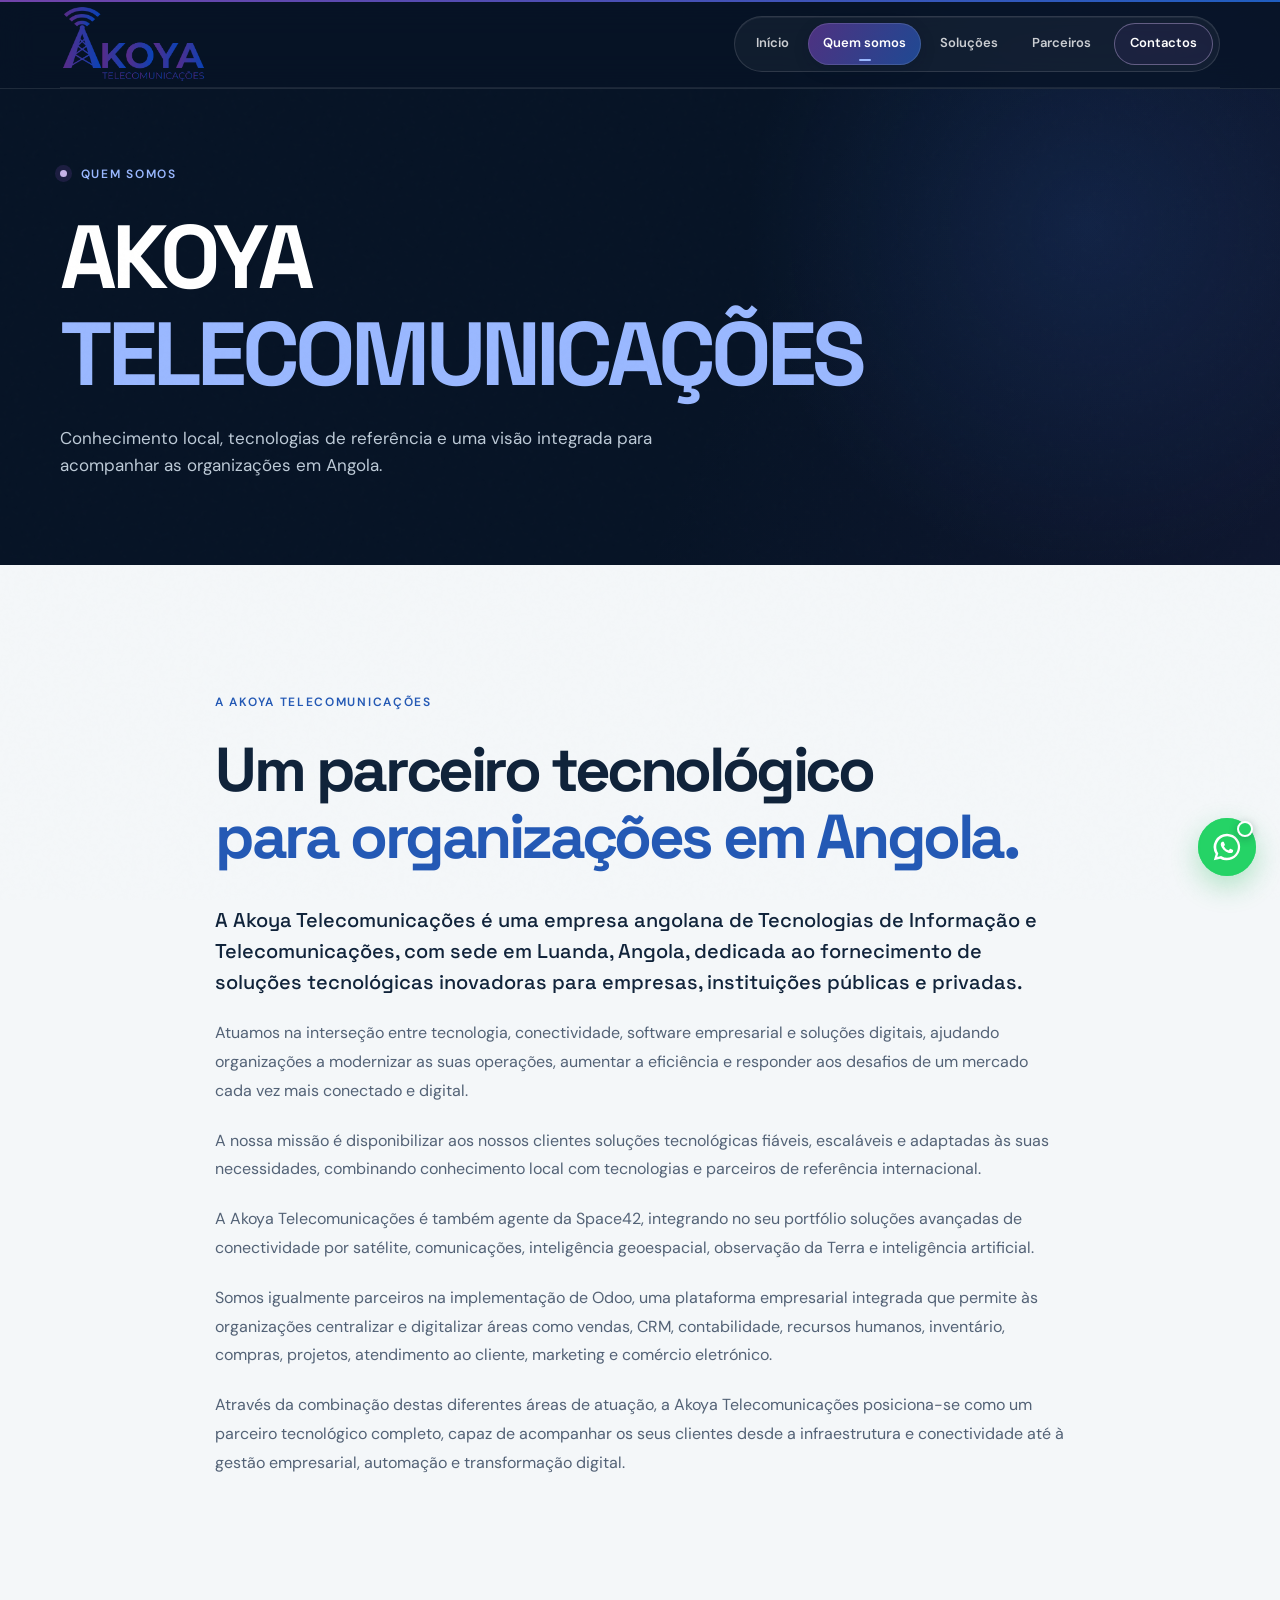
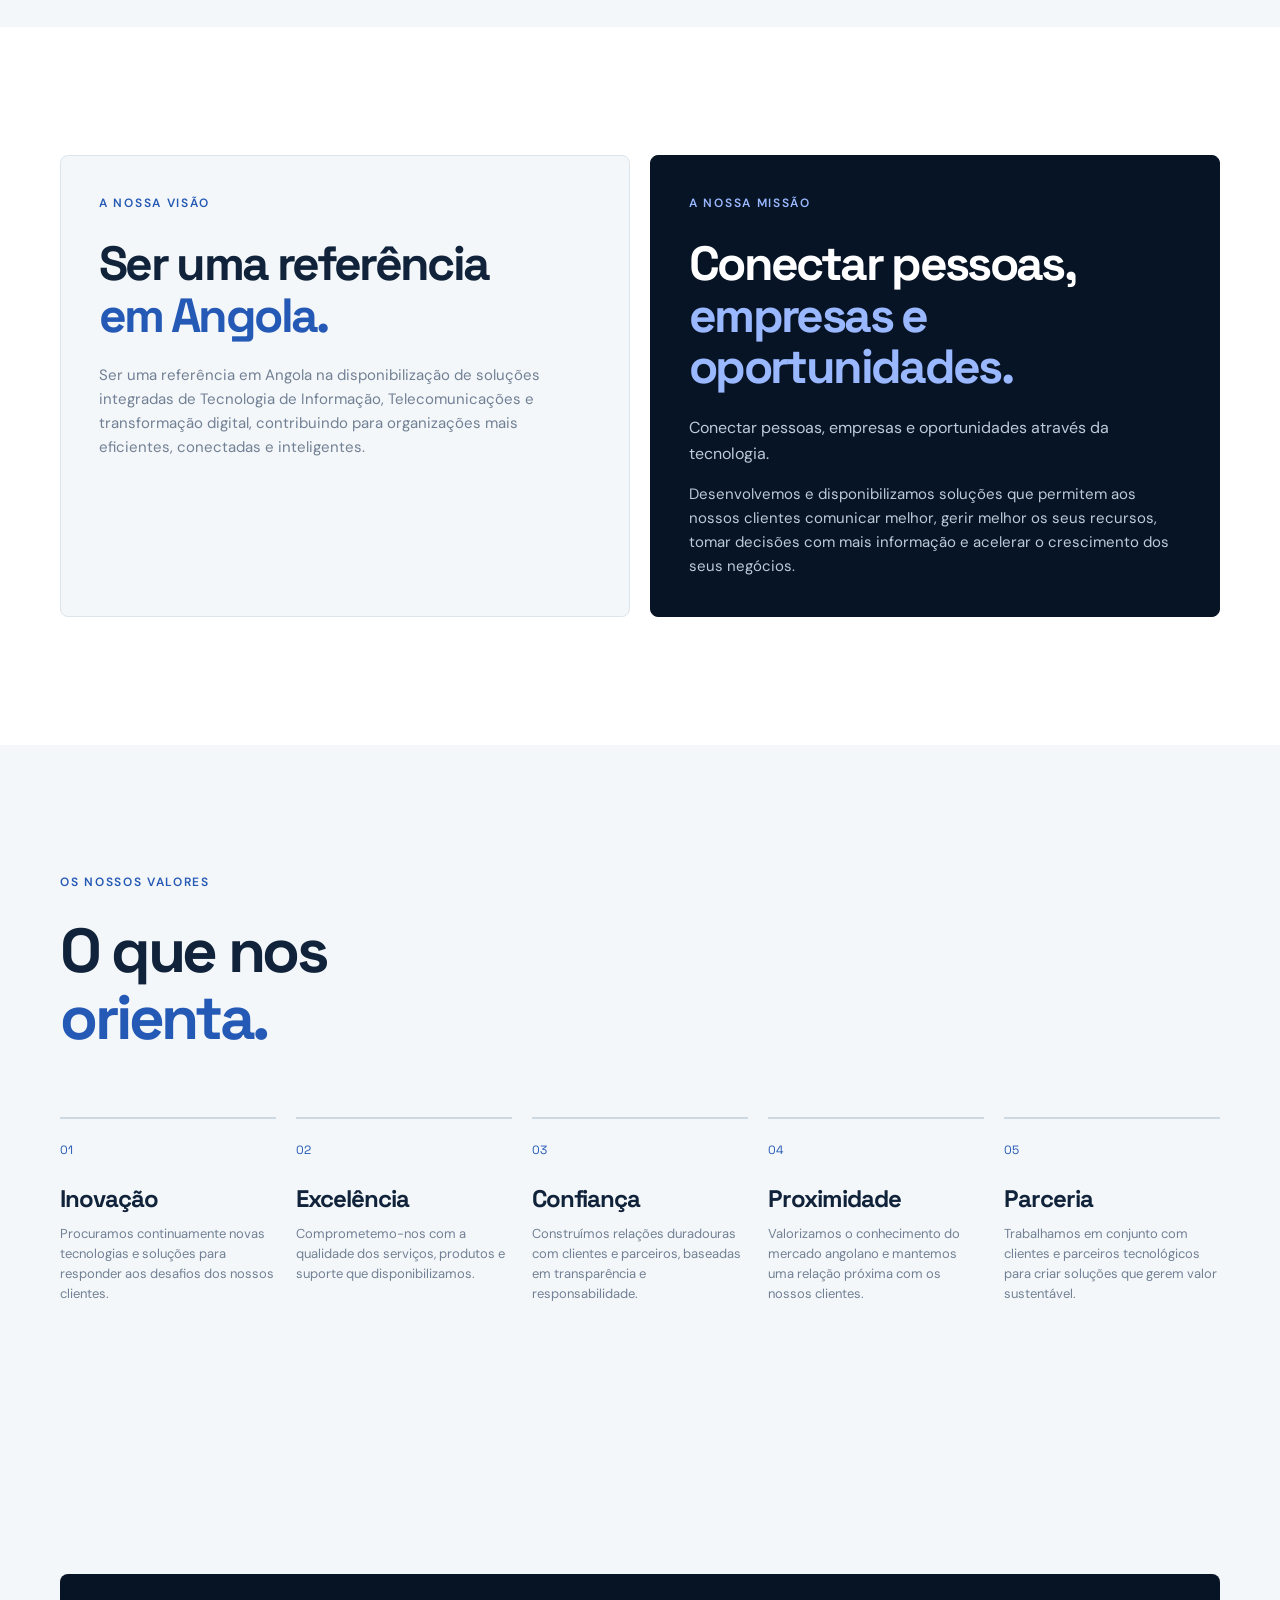
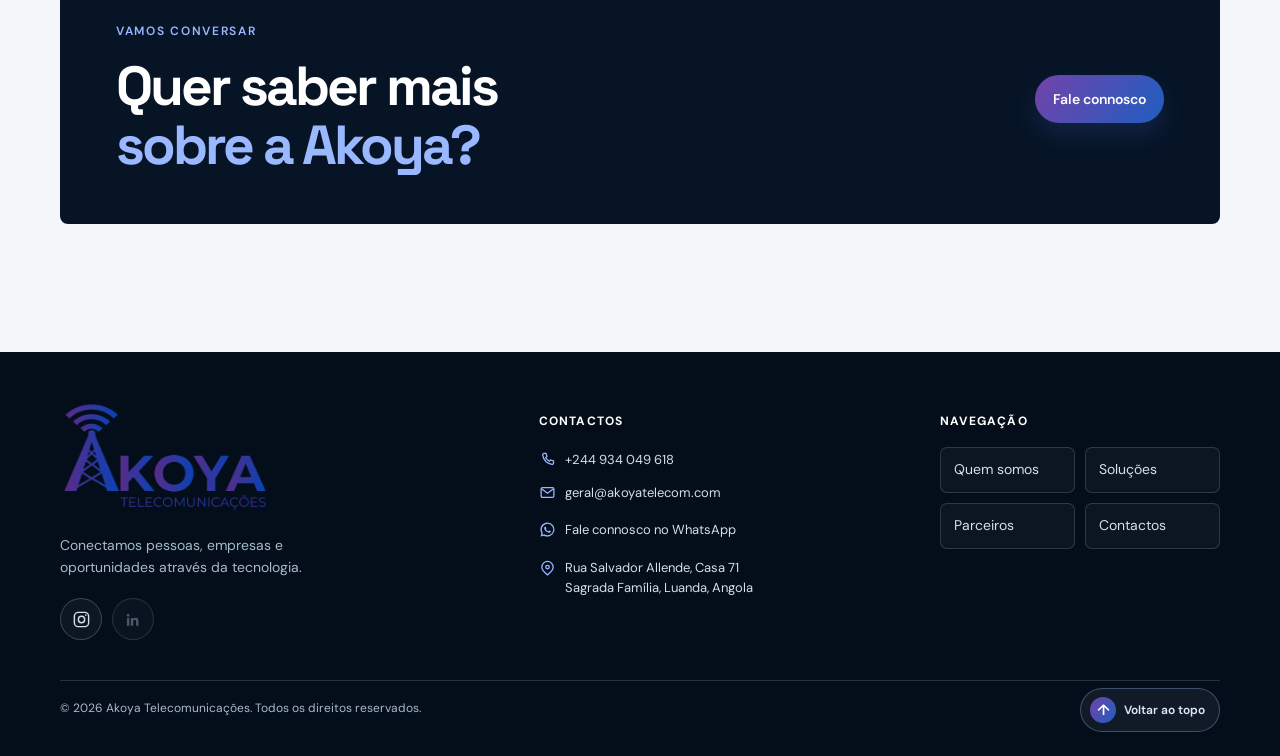
<file: sobre.html>
<!DOCTYPE html>
<html lang="pt-PT">
<head>
  <meta charset="UTF-8" />
  <meta name="viewport" content="width=device-width, initial-scale=1.0" />
  <meta name="description" content="Conheça a Akoya Telecomunicações, a sua missão, visão e valores." />
  <meta name="theme-color" content="#071426" />
  <title>Quem somos | Akoya Telecomunicações</title>
  <link rel="preconnect" href="https://fonts.googleapis.com" />
  <link rel="preconnect" href="https://fonts.gstatic.com" crossorigin />
  <link href="https://fonts.googleapis.com/css2?family=DM+Sans:wght@400;500;600;700&family=Space+Grotesk:wght@400;500;600;700&display=swap" rel="stylesheet" />
  <link rel="icon" type="image/png" href="images/akoya_favicon.png?v=4" />
  <link rel="shortcut icon" href="images/akoya_favicon.png?v=4" />
  <link rel="apple-touch-icon" href="images/akoya_favicon.png?v=4" />
  <link rel="manifest" href="manifest.json" />
  <link rel="stylesheet" href="styles.css?v=8" />
</head>
<body>
  <a class="skip-link" href="#conteudo">Ir para o conteúdo</a>
  <div class="site-noise" aria-hidden="true"></div>
  <header class="site-header" id="topo">
    <div class="container nav-wrap">
      <a class="brand" href="index.html" aria-label="Akoya Telecomunicações — página inicial"><img class="brand-mark" src="images/akoya_logo.png" alt="Akoya Telecomunicações" /></a>
      <button class="menu-toggle" type="button" aria-expanded="false" aria-controls="main-nav" aria-label="Abrir menu"><span></span><span></span><span></span></button>
      <nav class="main-nav" id="main-nav" aria-label="Navegação principal">
        <a href="index.html">Início</a><a href="sobre.html" aria-current="page">Quem somos</a><a href="solucoes.html">Soluções</a><a href="parceiros.html">Parceiros</a>        <a href="contacto.html" class="nav-cta">Contactos</a>
      </nav>
    </div>
  </header>

  <main id="conteudo">
    <section class="page-hero section">
      <div class="container page-hero-content">
        <p class="eyebrow"><span class="eyebrow-dot"></span> Quem somos</p>
        <h1>AKOYA<br /><em>TELECOMUNICAÇÕES</em></h1>
        <p>Conhecimento local, tecnologias de referência e uma visão integrada para acompanhar as organizações em Angola.</p>
      </div>
    </section>

    <section class="company-story section">
      <div class="container company-copy">
        <p class="eyebrow">A Akoya Telecomunicações</p>
        <h2>Um parceiro tecnológico<br /><span>para organizações em Angola.</span></h2>
        <p>A Akoya Telecomunicações é uma empresa angolana de Tecnologias de Informação e Telecomunicações, com sede em Luanda, Angola, dedicada ao fornecimento de soluções tecnológicas inovadoras para empresas, instituições públicas e privadas.</p>
        <p>Atuamos na interseção entre tecnologia, conectividade, software empresarial e soluções digitais, ajudando organizações a modernizar as suas operações, aumentar a eficiência e responder aos desafios de um mercado cada vez mais conectado e digital.</p>
        <p>A nossa missão é disponibilizar aos nossos clientes soluções tecnológicas fiáveis, escaláveis e adaptadas às suas necessidades, combinando conhecimento local com tecnologias e parceiros de referência internacional.</p>
        <p>A Akoya Telecomunicações é também agente da Space42, integrando no seu portfólio soluções avançadas de conectividade por satélite, comunicações, inteligência geoespacial, observação da Terra e inteligência artificial.</p>
        <p>Somos igualmente parceiros na implementação de Odoo, uma plataforma empresarial integrada que permite às organizações centralizar e digitalizar áreas como vendas, CRM, contabilidade, recursos humanos, inventário, compras, projetos, atendimento ao cliente, marketing e comércio eletrónico.</p>
        <p>Através da combinação destas diferentes áreas de atuação, a Akoya Telecomunicações posiciona-se como um parceiro tecnológico completo, capaz de acompanhar os seus clientes desde a infraestrutura e conectividade até à gestão empresarial, automação e transformação digital.</p>
      </div>
    </section>

    <section class="statements section">
      <div class="container statement-grid">
        <article class="statement-card reveal">
          <p class="eyebrow">A nossa visão</p>
          <h2>Ser uma referência<br /><span>em Angola.</span></h2>
          <p>Ser uma referência em Angola na disponibilização de soluções integradas de Tecnologia de Informação, Telecomunicações e transformação digital, contribuindo para organizações mais eficientes, conectadas e inteligentes.</p>
        </article>
        <article class="statement-card statement-card-dark reveal reveal-delay">
          <p class="eyebrow">A nossa missão</p>
          <h2>Conectar pessoas,<br /><span>empresas e oportunidades.</span></h2>
          <p>Conectar pessoas, empresas e oportunidades através da tecnologia.</p>
          <p>Desenvolvemos e disponibilizamos soluções que permitem aos nossos clientes comunicar melhor, gerir melhor os seus recursos, tomar decisões com mais informação e acelerar o crescimento dos seus negócios.</p>
        </article>
      </div>
    </section>

    <section class="values section">
      <div class="container">
        <div class="section-heading reveal">
          <div><p class="eyebrow">Os nossos valores</p><h2>O que nos<br /><span>orienta.</span></h2></div>
        </div>
        <div class="values-grid">
          <article class="value reveal"><span>01</span><h3>Inovação</h3><p>Procuramos continuamente novas tecnologias e soluções para responder aos desafios dos nossos clientes.</p></article>
          <article class="value reveal reveal-delay"><span>02</span><h3>Excelência</h3><p>Comprometemo-nos com a qualidade dos serviços, produtos e suporte que disponibilizamos.</p></article>
          <article class="value reveal"><span>03</span><h3>Confiança</h3><p>Construímos relações duradouras com clientes e parceiros, baseadas em transparência e responsabilidade.</p></article>
          <article class="value reveal reveal-delay"><span>04</span><h3>Proximidade</h3><p>Valorizamos o conhecimento do mercado angolano e mantemos uma relação próxima com os nossos clientes.</p></article>
          <article class="value reveal"><span>05</span><h3>Parceria</h3><p>Trabalhamos em conjunto com clientes e parceiros tecnológicos para criar soluções que gerem valor sustentável.</p></article>
        </div>
      </div>
    </section>

    <section class="home-contact-cta section">
      <div class="container cta-panel reveal">
        <div><p class="eyebrow">Vamos conversar</p><h2>Quer saber mais<br /><span>sobre a Akoya?</span></h2></div>
        <a class="button button-primary" href="contacto.html">Fale connosco</a>
      </div>
    </section>
  </main>

  <footer class="site-footer">
    <div class="container footer-top">
      <div class="footer-brand">
        <a class="brand" href="index.html" aria-label="Akoya Telecomunicações — página inicial"><img class="brand-mark" src="images/akoya_logo.png" alt="Akoya Telecomunicações" /></a>
        <p>Conectamos pessoas, empresas e oportunidades através da tecnologia.</p>
        <div class="footer-socials" role="group" aria-label="Redes sociais">
          <a class="social-link" href="https://www.instagram.com/akoya_telecom?hvrq=MW5yaXhmanpyd3Zjaw==" target="_blank" rel="noopener noreferrer" aria-label="Instagram da Akoya Telecomunicações">
            <svg viewBox="0 0 24 24" fill="none" stroke="currentColor" stroke-width="1.8" aria-hidden="true"><rect x="3" y="3" width="18" height="18" rx="5" /><circle cx="12" cy="12" r="4" /><circle cx="17.5" cy="6.5" r="1" fill="currentColor" stroke="none" /></svg>
          </a>
          <span class="social-link social-link-disabled" role="img" aria-label="LinkedIn da Akoya Telecomunicações — perfil ainda não criado">
            <svg viewBox="0 0 24 24" fill="currentColor" aria-hidden="true"><path d="M5.2 8.5a1.8 1.8 0 1 0 0-3.6 1.8 1.8 0 0 0 0 3.6ZM3.7 10h3v10h-3zm5 0h2.9v1.4h.1a3.2 3.2 0 0 1 2.9-1.6c3.1 0 3.7 2 3.7 4.5V20h-3v-5c0-1.2 0-2.7-1.7-2.7s-2 1.3-2 2.6V20h-3z" /></svg>
          </span>
        </div>
      </div>
      <div class="footer-contact">
        <p class="footer-heading">Contactos</p>
        <a href="tel:+244934049618"><svg class="footer-contact-icon" viewBox="0 0 24 24" fill="none" stroke="currentColor" stroke-width="1.8" aria-hidden="true"><path d="M7.2 3.5h2.7l1.4 4.1-1.8 1.8a15 15 0 0 0 5.1 5.1l1.8-1.8 4.1 1.4v2.7a2 2 0 0 1-2.2 2A16.5 16.5 0 0 1 5.2 5.7a2 2 0 0 1 2-2.2Z"/></svg><span>+244 934 049 618</span></a>
        <a href="mailto:geral@akoyatelecom.com"><svg class="footer-contact-icon" viewBox="0 0 24 24" fill="none" stroke="currentColor" stroke-width="1.8" aria-hidden="true"><rect x="3" y="5" width="18" height="14" rx="2"/><path d="m4 7 8 6 8-6"/></svg><span>geral@akoyatelecom.com</span></a>
        <a class="footer-whatsapp" href="https://wa.me/244934049618?text=Ol%C3%A1%2C%20gostaria%20de%20falar%20com%20a%20Akoya%20Telecomunica%C3%A7%C3%B5es." target="_blank" rel="noopener noreferrer">
          <svg viewBox="0 0 24 24" fill="currentColor" aria-hidden="true" shape-rendering="geometricPrecision"><path d="M12 2a10 10 0 0 0-8.49 15.27L2.1 22l4.86-1.27A10 10 0 1 0 12 2Zm0 18.1a8.07 8.07 0 0 1-4.11-1.13l-.3-.18-2.89.76.77-2.82-.19-.29A8.1 8.1 0 1 1 12 20.1Zm4.16-5.99c-.23-.12-1.35-.67-1.56-.74-.21-.08-.36-.12-.52.12-.15.23-.59.74-.72.89-.13.15-.27.17-.5.06-.23-.12-.97-.36-1.84-1.14-.68-.61-1.14-1.36-1.27-1.59-.13-.23-.01-.35.1-.47.1-.1.23-.27.34-.4.11-.13.15-.23.23-.38.08-.15.04-.29-.02-.4-.06-.12-.52-1.24-.71-1.69-.19-.44-.38-.38-.52-.39h-.44c-.15 0-.4.06-.61.29-.21.23-.8.78-.8 1.9s.82 2.21.93 2.36c.12.15 1.61 2.46 3.91 3.45.55.24.98.38 1.31.48.55.17 1.05.15 1.44.09.44-.07 1.35-.55 1.54-1.08.19-.53.19-.98.13-1.08-.06-.1-.21-.15-.44-.27Z"/></svg>
          Fale connosco no WhatsApp
        </a>
        <address><svg class="footer-contact-icon footer-address-icon" viewBox="0 0 24 24" fill="none" stroke="currentColor" stroke-width="1.8" aria-hidden="true"><path d="M20 10c0 5-8 11-8 11S4 15 4 10a8 8 0 1 1 16 0Z"/><circle cx="12" cy="10" r="2.5"/></svg><span>Rua Salvador Allende, Casa 71<br />Sagrada Família, Luanda, Angola</span></address>
      </div>
      <nav class="footer-links" aria-labelledby="footer-navigation-title">
        <p class="footer-heading" id="footer-navigation-title">Navegação</p>
        <div class="footer-links-list"><a href="sobre.html">Quem somos</a><a href="solucoes.html">Soluções</a><a href="parceiros.html">Parceiros</a><a href="contacto.html">Contactos</a></div>
      </nav>
    </div>
    <div class="container footer-bottom"><span>© <span id="year"></span> Akoya Telecomunicações. Todos os direitos reservados.</span><button class="back-to-top" type="button" data-back-to-top><span aria-hidden="true">↑</span> Voltar ao topo</button></div>
  </footer>
  <a class="whatsapp-float" href="https://wa.me/244934049618?text=Ol%C3%A1%2C%20gostaria%20de%20saber%20mais%20sobre%20as%20solu%C3%A7%C3%B5es%20da%20Akoya%20Telecomunica%C3%A7%C3%B5es." target="_blank" rel="noopener noreferrer" aria-label="Conversar com a Akoya pelo WhatsApp">
    <span class="whatsapp-float-icon" aria-hidden="true"><svg viewBox="0 0 24 24" fill="currentColor" shape-rendering="geometricPrecision"><path d="M12 2a10 10 0 0 0-8.49 15.27L2.1 22l4.86-1.27A10 10 0 1 0 12 2Zm0 18.1a8.07 8.07 0 0 1-4.11-1.13l-.3-.18-2.89.76.77-2.82-.19-.29A8.1 8.1 0 1 1 12 20.1Zm4.16-5.99c-.23-.12-1.35-.67-1.56-.74-.21-.08-.36-.12-.52.12-.15.23-.59.74-.72.89-.13.15-.27.17-.5.06-.23-.12-.97-.36-1.84-1.14-.68-.61-1.14-1.36-1.27-1.59-.13-.23-.01-.35.1-.47.1-.1.23-.27.34-.4.11-.13.15-.23.23-.38.08-.15.04-.29-.02-.4-.06-.12-.52-1.24-.71-1.69-.19-.44-.38-.38-.52-.39h-.44c-.15 0-.4.06-.61.29-.21.23-.8.78-.8 1.9s.82 2.21.93 2.36c.12.15 1.61 2.46 3.91 3.45.55.24.98.38 1.31.48.55.17 1.05.15 1.44.09.44-.07 1.35-.55 1.54-1.08.19-.53.19-.98.13-1.08-.06-.1-.21-.15-.44-.27Z"/></svg></span>
  </a>
  <script src="script.js?v=6"></script>
</body>
</html>
</file>
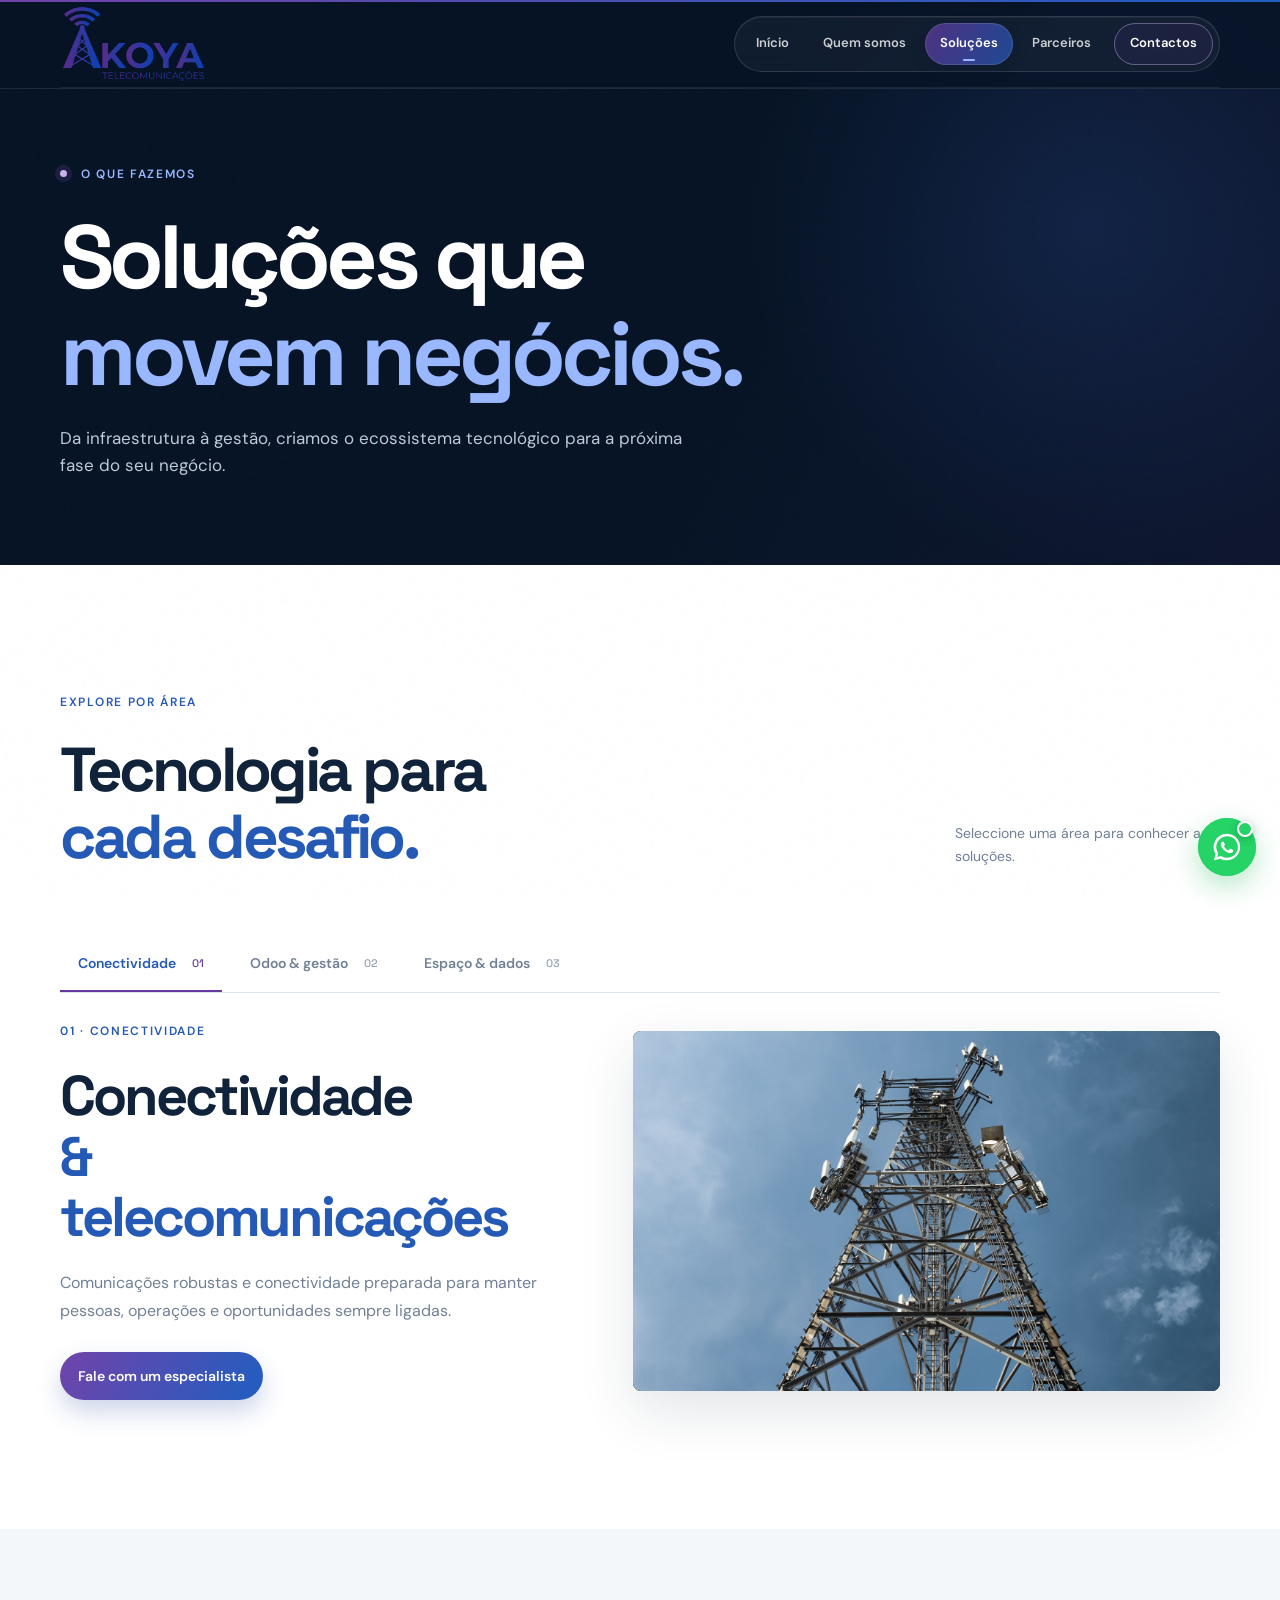
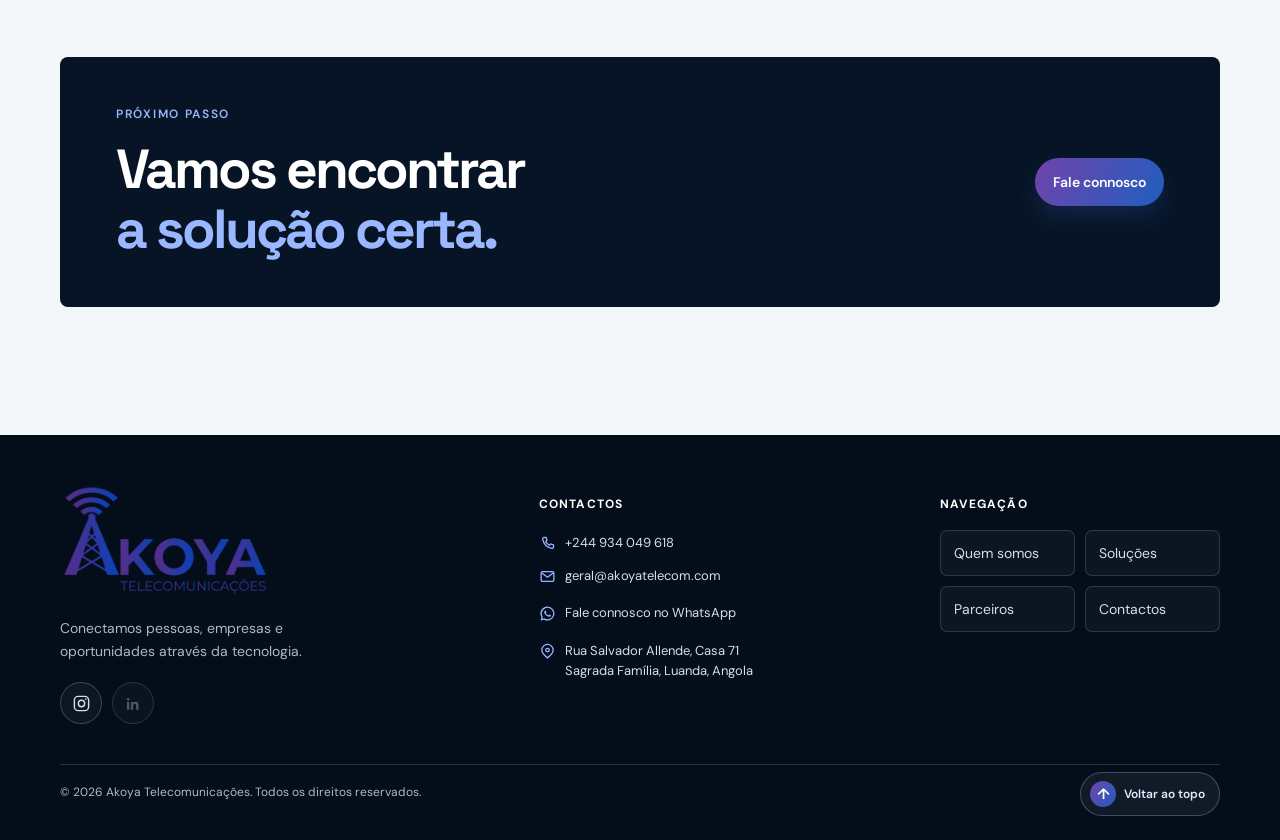
<file: solucoes.html>
<!DOCTYPE html>
<html lang="pt-PT">
<head>
  <meta charset="UTF-8" />
  <meta name="viewport" content="width=device-width, initial-scale=1.0" />
  <meta name="description" content="Conheça as soluções de conectividade, Odoo e inteligência geoespacial da Akoya Telecomunicações." />
  <meta name="theme-color" content="#071426" />
  <title>Soluções | Akoya Telecomunicações</title>
  <link rel="preconnect" href="https://fonts.googleapis.com" />
  <link rel="preconnect" href="https://fonts.gstatic.com" crossorigin />
  <link href="https://fonts.googleapis.com/css2?family=DM+Sans:wght@400;500;600;700&family=Space+Grotesk:wght@400;500;600;700&display=swap" rel="stylesheet" />
  <link rel="icon" type="image/png" href="images/akoya_favicon.png?v=4" />
  <link rel="shortcut icon" href="images/akoya_favicon.png?v=4" />
  <link rel="apple-touch-icon" href="images/akoya_favicon.png?v=4" />
  <link rel="manifest" href="manifest.json" />
  <link rel="stylesheet" href="styles.css?v=8" />
</head>
<body>
  <a class="skip-link" href="#conteudo">Ir para o conteúdo</a>
  <div class="site-noise" aria-hidden="true"></div>
  <header class="site-header" id="topo">
    <div class="container nav-wrap">
      <a class="brand" href="index.html" aria-label="Akoya Telecomunicações — página inicial"><img class="brand-mark" src="images/akoya_logo.png" alt="Akoya Telecomunicações" /></a>
      <button class="menu-toggle" type="button" aria-expanded="false" aria-controls="main-nav" aria-label="Abrir menu"><span></span><span></span><span></span></button>
      <nav class="main-nav" id="main-nav" aria-label="Navegação principal">
        <a href="index.html">Início</a><a href="sobre.html">Quem somos</a><a href="solucoes.html" aria-current="page">Soluções</a><a href="parceiros.html">Parceiros</a>        <a href="contacto.html" class="nav-cta">Contactos</a>
      </nav>
    </div>
  </header>

  <main id="conteudo">
    <section class="page-hero section">
      <div class="container page-hero-content">
        <p class="eyebrow"><span class="eyebrow-dot"></span> O que fazemos</p>
        <h1>Soluções que<br /><em>movem negócios.</em></h1>
        <p>Da infraestrutura à gestão, criamos o ecossistema tecnológico para a próxima fase do seu negócio.</p>
      </div>
    </section>

    <section class="service-explorer section">
      <div class="container">
        <div class="section-heading reveal">
          <div><p class="eyebrow">Explore por área</p><h2>Tecnologia para<br /><span>cada desafio.</span></h2></div>
          <p class="heading-note">Seleccione uma área para conhecer as soluções.</p>
        </div>
        <div class="service-tabs" role="tablist" aria-label="Áreas de solução">
          <button id="tab-conectividade" type="button" role="tab" aria-selected="true" aria-controls="conectividade" tabindex="0" data-service-tab="conectividade">Conectividade <span>01</span></button>
          <button id="tab-gestao" type="button" role="tab" aria-selected="false" aria-controls="gestao" tabindex="-1" data-service-tab="gestao">Odoo & gestão <span>02</span></button>
          <button id="tab-espaco" type="button" role="tab" aria-selected="false" aria-controls="espaco" tabindex="-1" data-service-tab="espaco">Espaço & dados <span>03</span></button>
        </div>

        <section class="service-panel is-active" id="conectividade" role="tabpanel" aria-labelledby="tab-conectividade" tabindex="0" data-service-panel="conectividade">
          <div class="service-panel-copy">
            <p class="eyebrow">01 · Conectividade</p>
            <h2>Conectividade<br /><span>& telecomunicações</span></h2>
            <p>Comunicações robustas e conectividade preparada para manter pessoas, operações e oportunidades sempre ligadas.</p>
            <a class="button button-primary" href="contacto.html">Fale com um especialista</a>
          </div>
          <div class="service-panel-image">
            <img src="images/telecom-tower.jpg" alt="Torre de telecomunicações vista de baixo" loading="lazy" decoding="async" />
          </div>
        </section>

        <section class="service-panel" id="gestao" role="tabpanel" aria-labelledby="tab-gestao" tabindex="0" data-service-panel="gestao">
          <div class="service-panel-copy">
            <p class="eyebrow">02 · Gestão empresarial</p>
            <h2>Odoo & gestão<br /><span>empresarial.</span></h2>
            <p>Somos igualmente parceiros na implementação de Odoo, uma plataforma empresarial integrada que permite às organizações centralizar e digitalizar áreas como vendas, CRM, contabilidade, recursos humanos, inventário, compras, projetos, atendimento ao cliente, marketing e comércio eletrónico.</p>
            <a class="button button-primary" href="contacto.html">Fale com um especialista</a>
          </div>
          <div class="service-panel-image service-panel-image-interface">
            <img src="images/odoo-interface.webp" alt="Interface Odoo CRM com oportunidades organizadas por etapa" loading="lazy" decoding="async" />
          </div>
        </section>

        <section class="service-panel" id="espaco" role="tabpanel" aria-labelledby="tab-espaco" tabindex="0" data-service-panel="espaco">
          <div class="service-panel-copy">
            <p class="eyebrow">03 · Espaço e inteligência</p>
            <h2>Espaço, dados<br /><span>& inteligência.</span></h2>
            <p>A Akoya Telecomunicações é também agente da Space42, integrando no seu portfólio soluções avançadas de conectividade por satélite, comunicações, inteligência geoespacial, observação da Terra e inteligência artificial.</p>
            <a class="button button-primary" href="contacto.html">Fale com um especialista</a>
          </div>
          <div class="service-panel-image">
            <img src="images/space42-satellite.jpg" alt="Antena parabólica para comunicações por satélite" loading="lazy" decoding="async" />
          </div>
        </section>
      </div>
    </section>

    <section class="home-contact-cta section">
      <div class="container cta-panel reveal">
        <div><p class="eyebrow">Próximo passo</p><h2>Vamos encontrar<br /><span>a solução certa.</span></h2></div>
        <a class="button button-primary" href="contacto.html">Fale connosco</a>
      </div>
    </section>
  </main>

  <footer class="site-footer">
    <div class="container footer-top">
      <div class="footer-brand">
        <a class="brand" href="index.html" aria-label="Akoya Telecomunicações — página inicial"><img class="brand-mark" src="images/akoya_logo.png" alt="Akoya Telecomunicações" /></a>
        <p>Conectamos pessoas, empresas e oportunidades através da tecnologia.</p>
        <div class="footer-socials" role="group" aria-label="Redes sociais">
          <a class="social-link" href="https://www.instagram.com/akoya_telecom?hvrq=MW5yaXhmanpyd3Zjaw==" target="_blank" rel="noopener noreferrer" aria-label="Instagram da Akoya Telecomunicações">
            <svg viewBox="0 0 24 24" fill="none" stroke="currentColor" stroke-width="1.8" aria-hidden="true"><rect x="3" y="3" width="18" height="18" rx="5" /><circle cx="12" cy="12" r="4" /><circle cx="17.5" cy="6.5" r="1" fill="currentColor" stroke="none" /></svg>
          </a>
          <span class="social-link social-link-disabled" role="img" aria-label="LinkedIn da Akoya Telecomunicações — perfil ainda não criado">
            <svg viewBox="0 0 24 24" fill="currentColor" aria-hidden="true"><path d="M5.2 8.5a1.8 1.8 0 1 0 0-3.6 1.8 1.8 0 0 0 0 3.6ZM3.7 10h3v10h-3zm5 0h2.9v1.4h.1a3.2 3.2 0 0 1 2.9-1.6c3.1 0 3.7 2 3.7 4.5V20h-3v-5c0-1.2 0-2.7-1.7-2.7s-2 1.3-2 2.6V20h-3z" /></svg>
          </span>
        </div>
      </div>
      <div class="footer-contact">
        <p class="footer-heading">Contactos</p>
        <a href="tel:+244934049618"><svg class="footer-contact-icon" viewBox="0 0 24 24" fill="none" stroke="currentColor" stroke-width="1.8" aria-hidden="true"><path d="M7.2 3.5h2.7l1.4 4.1-1.8 1.8a15 15 0 0 0 5.1 5.1l1.8-1.8 4.1 1.4v2.7a2 2 0 0 1-2.2 2A16.5 16.5 0 0 1 5.2 5.7a2 2 0 0 1 2-2.2Z"/></svg><span>+244 934 049 618</span></a>
        <a href="mailto:geral@akoyatelecom.com"><svg class="footer-contact-icon" viewBox="0 0 24 24" fill="none" stroke="currentColor" stroke-width="1.8" aria-hidden="true"><rect x="3" y="5" width="18" height="14" rx="2"/><path d="m4 7 8 6 8-6"/></svg><span>geral@akoyatelecom.com</span></a>
        <a class="footer-whatsapp" href="https://wa.me/244934049618?text=Ol%C3%A1%2C%20gostaria%20de%20falar%20com%20a%20Akoya%20Telecomunica%C3%A7%C3%B5es." target="_blank" rel="noopener noreferrer">
          <svg viewBox="0 0 24 24" fill="currentColor" aria-hidden="true" shape-rendering="geometricPrecision"><path d="M12 2a10 10 0 0 0-8.49 15.27L2.1 22l4.86-1.27A10 10 0 1 0 12 2Zm0 18.1a8.07 8.07 0 0 1-4.11-1.13l-.3-.18-2.89.76.77-2.82-.19-.29A8.1 8.1 0 1 1 12 20.1Zm4.16-5.99c-.23-.12-1.35-.67-1.56-.74-.21-.08-.36-.12-.52.12-.15.23-.59.74-.72.89-.13.15-.27.17-.5.06-.23-.12-.97-.36-1.84-1.14-.68-.61-1.14-1.36-1.27-1.59-.13-.23-.01-.35.1-.47.1-.1.23-.27.34-.4.11-.13.15-.23.23-.38.08-.15.04-.29-.02-.4-.06-.12-.52-1.24-.71-1.69-.19-.44-.38-.38-.52-.39h-.44c-.15 0-.4.06-.61.29-.21.23-.8.78-.8 1.9s.82 2.21.93 2.36c.12.15 1.61 2.46 3.91 3.45.55.24.98.38 1.31.48.55.17 1.05.15 1.44.09.44-.07 1.35-.55 1.54-1.08.19-.53.19-.98.13-1.08-.06-.1-.21-.15-.44-.27Z"/></svg>
          Fale connosco no WhatsApp
        </a>
        <address><svg class="footer-contact-icon footer-address-icon" viewBox="0 0 24 24" fill="none" stroke="currentColor" stroke-width="1.8" aria-hidden="true"><path d="M20 10c0 5-8 11-8 11S4 15 4 10a8 8 0 1 1 16 0Z"/><circle cx="12" cy="10" r="2.5"/></svg><span>Rua Salvador Allende, Casa 71<br />Sagrada Família, Luanda, Angola</span></address>
      </div>
      <nav class="footer-links" aria-labelledby="footer-navigation-title">
        <p class="footer-heading" id="footer-navigation-title">Navegação</p>
        <div class="footer-links-list"><a href="sobre.html">Quem somos</a><a href="solucoes.html">Soluções</a><a href="parceiros.html">Parceiros</a><a href="contacto.html">Contactos</a></div>
      </nav>
    </div>
    <div class="container footer-bottom"><span>© <span id="year"></span> Akoya Telecomunicações. Todos os direitos reservados.</span><button class="back-to-top" type="button" data-back-to-top><span aria-hidden="true">↑</span> Voltar ao topo</button></div>
  </footer>
  <a class="whatsapp-float" href="https://wa.me/244934049618?text=Ol%C3%A1%2C%20gostaria%20de%20saber%20mais%20sobre%20as%20solu%C3%A7%C3%B5es%20da%20Akoya%20Telecomunica%C3%A7%C3%B5es." target="_blank" rel="noopener noreferrer" aria-label="Conversar com a Akoya pelo WhatsApp">
    <span class="whatsapp-float-icon" aria-hidden="true"><svg viewBox="0 0 24 24" fill="currentColor" shape-rendering="geometricPrecision"><path d="M12 2a10 10 0 0 0-8.49 15.27L2.1 22l4.86-1.27A10 10 0 1 0 12 2Zm0 18.1a8.07 8.07 0 0 1-4.11-1.13l-.3-.18-2.89.76.77-2.82-.19-.29A8.1 8.1 0 1 1 12 20.1Zm4.16-5.99c-.23-.12-1.35-.67-1.56-.74-.21-.08-.36-.12-.52.12-.15.23-.59.74-.72.89-.13.15-.27.17-.5.06-.23-.12-.97-.36-1.84-1.14-.68-.61-1.14-1.36-1.27-1.59-.13-.23-.01-.35.1-.47.1-.1.23-.27.34-.4.11-.13.15-.23.23-.38.08-.15.04-.29-.02-.4-.06-.12-.52-1.24-.71-1.69-.19-.44-.38-.38-.52-.39h-.44c-.15 0-.4.06-.61.29-.21.23-.8.78-.8 1.9s.82 2.21.93 2.36c.12.15 1.61 2.46 3.91 3.45.55.24.98.38 1.31.48.55.17 1.05.15 1.44.09.44-.07 1.35-.55 1.54-1.08.19-.53.19-.98.13-1.08-.06-.1-.21-.15-.44-.27Z"/></svg></span>
  </a>
  <script src="script.js?v=6"></script>
</body>
</html>
</file>
<file: styles.css>
:root {
  --navy: #071426;
  --navy-2: #0b1e35;
  --ink: #10233a;
  --muted: #718095;
  --line: #dce5ec;
  --paper: #f4f7f9;
  --paper-violet: #f4f0f8;
  --white: #fff;
  --brand-blue: #2459b5;
  --brand-violet: #65399e;
  --brand-blue-light: #9ab8ff;
  --brand-violet-light: #c8b3e8;
  --brand-gradient: linear-gradient(120deg, #7143aa, #205ec0);
  --display: "Space Grotesk", sans-serif;
  --body: "DM Sans", sans-serif;
  --header-height: 88px;
  --radius: 8px;
}

* { box-sizing: border-box; }
html { scroll-behavior: smooth; scroll-padding-top: calc(var(--header-height) + 24px); }
body { margin: 0; color: var(--ink); background: var(--white); font-family: var(--body); font-size: 16px; line-height: 1.6; overflow-x: hidden; }
body.menu-open { overflow: hidden; }
img { max-width: 100%; }
a { -webkit-tap-highlight-color: transparent; }
:focus-visible { outline: 3px solid var(--brand-violet-light); outline-offset: 4px; }
.skip-link { position: fixed; z-index: 100; top: 10px; left: 10px; transform: translateY(-150%); padding: 10px 14px; border-radius: 4px; background: var(--brand-violet-light); color: var(--navy); font-weight: 700; text-decoration: none; }
.skip-link:focus { transform: translateY(0); }
.site-noise { position: fixed; inset: 0; opacity: .025; pointer-events: none; z-index: 20; background-image: url("data:image/svg+xml,%3Csvg viewBox='0 0 180 180' xmlns='http://www.w3.org/2000/svg'%3E%3Cfilter id='n'%3E%3CfeTurbulence type='fractalNoise' baseFrequency='.9' numOctaves='4' stitchTiles='stitch'/%3E%3C/filter%3E%3Crect width='100%25' height='100%25' filter='url(%23n)' opacity='.45'/%3E%3C/svg%3E"); }
.container { width: min(1160px, calc(100% - 64px)); margin-inline: auto; }
.section { padding: 128px 0; position: relative; scroll-margin-top: var(--header-height); }

.site-header { position: fixed; z-index: 30; top: 0; width: 100%; color: var(--white); background: rgba(7,20,38,.74); border-bottom: 1px solid rgba(255,255,255,.1); backdrop-filter: blur(18px); transition: background .25s, box-shadow .25s, opacity .25s, visibility .25s, transform .25s; }
.site-header.footer-visible { opacity:0; visibility:hidden; transform:translateY(-100%); pointer-events:none; }
.site-header::before { content: ""; position: absolute; top: 0; left: 0; right: 0; height: 2px; background: var(--brand-gradient); }
.nav-wrap { display: flex; justify-content: space-between; align-items: center; height: var(--header-height); border-bottom: 1px solid rgba(255,255,255,.08); }
.site-header.scrolled { background: rgba(7,20,38,.96); box-shadow: 0 8px 30px rgba(0,0,0,.16); }
.site-header.scrolled .nav-wrap { border-bottom-color: transparent; }
.brand { display: inline-flex; align-items: center; color: inherit; text-decoration: none; }
.brand-mark { display:block; object-fit:contain; object-position:left center; }
.site-header .brand-mark { width:190px; height:80px; }
.site-header .brand-mark { transition: opacity .2s, visibility .2s; }
.site-header.footer-visible .brand { opacity:0; visibility:hidden; pointer-events:none; }
.site-header.footer-visible .brand-mark { opacity:0; visibility:hidden; }
.main-nav { display: flex; align-items: center; gap: 4px; padding: 6px; border: 1px solid rgba(255,255,255,.12); border-radius: 999px; background: rgba(255,255,255,.045); box-shadow: inset 0 1px 0 rgba(255,255,255,.06); font-size: 13px; }
.main-nav a, .footer-links a { color: inherit; text-decoration: none; transition: color .2s, background .2s, border-color .2s, transform .2s, box-shadow .2s; }
.main-nav a { position: relative; display: inline-flex; align-items: center; justify-content: center; min-height: 42px; padding: 9px 15px; border-radius: 999px; color: rgba(255,255,255,.78); font-weight: 600; white-space: nowrap; }
.main-nav a:hover, .main-nav a.active { color: var(--white); background: rgba(255,255,255,.08); transform: translateY(-1px); }
.main-nav a[aria-current="page"] { color: var(--white); background: linear-gradient(120deg,rgba(101,57,158,.74),rgba(36,89,181,.74)); box-shadow: inset 0 0 0 1px rgba(255,255,255,.12), 0 5px 15px rgba(7,20,38,.2); }
.main-nav a[aria-current="page"]::after { content: ""; position: absolute; left: 50%; bottom: 4px; width: 12px; height: 2px; border-radius: 2px; background: var(--brand-blue-light); transform: translateX(-50%); }
.nav-cta { margin-left: 4px; border: 1px solid rgba(200,179,232,.42); color: var(--white) !important; background: rgba(101,57,158,.12); }
.nav-cta:hover { background: linear-gradient(120deg,#8054b7,#3475d2) !important; box-shadow: 0 10px 24px rgba(57,78,160,.38); }
.main-nav .nav-cta[aria-current="page"]::after { display:none; }
.menu-toggle { display: none; width: 44px; height: 44px; place-content: center; gap: 5px; background: transparent; border: 1px solid rgba(255,255,255,.25); border-radius: 50%; color: var(--white); cursor: pointer; }
.menu-toggle span { display: block; width: 22px; height: 2px; background: currentColor; transition: transform .25s, opacity .25s; }
.menu-toggle.is-open span:nth-child(1) { transform: translateY(7px) rotate(45deg); }
.menu-toggle.is-open span:nth-child(2) { opacity: 0; }
.menu-toggle.is-open span:nth-child(3) { transform: translateY(-7px) rotate(-45deg); }

h1, h2, h3, p { margin-top: 0; }
h1, h2, h3 { font-family: var(--display); line-height: 1.08; letter-spacing: -.055em; }
h1 { font-size: clamp(54px, 7vw, 92px); margin-bottom: 28px; max-width: 720px; }
h2 { font-size: clamp(40px, 5vw, 62px); margin-bottom: 0; }
h1 em, h2 span { font-style: normal; color: var(--brand-blue-light); }
.eyebrow { font-size: 12px; letter-spacing: 1.7px; text-transform: uppercase; color: var(--brand-blue-light); font-weight: 600; margin: 0 0 25px; }
.eyebrow-dot { display: inline-block; width: 7px; height: 7px; border-radius: 50%; background: var(--brand-violet-light); margin: 0 9px 1px 0; box-shadow: 0 0 0 5px rgba(128,81,188,.18); }

.hero { min-height: 760px; padding-top: 170px; color: var(--white); overflow: hidden; background: var(--navy); }
.hero::after { content: ""; position: absolute; inset: 0; background: radial-gradient(circle at 75% 43%, rgba(49,91,177,.28), transparent 29%), linear-gradient(115deg, transparent 55%, rgba(101,57,158,.08)); pointer-events: none; }
.hero-grid { position: absolute; inset: 0; opacity: .1; background-image: linear-gradient(rgba(154,184,255,.35) 1px, transparent 1px), linear-gradient(90deg,rgba(154,184,255,.35) 1px,transparent 1px); background-size: 90px 90px; mask-image: linear-gradient(90deg, black, transparent 90%); }
.hero-content { display: grid; grid-template-columns: 1.08fr .92fr; align-items: center; position: relative; z-index: 1; }
.hero-lead { color: #bdcad7; max-width: 530px; font-size: 18px; line-height: 1.6; }
.hero-actions { display: flex; align-items: center; gap: 29px; margin-top: 38px; }
.button { display: inline-flex; width: fit-content; max-width: 100%; align-items: center; justify-content: center; gap: 24px; min-height: 48px; border: 0; border-radius: 99px; padding: 12px 18px; font: 600 14px var(--body); text-decoration: none; cursor: pointer; transition: transform .25s, background .25s, box-shadow .25s; }
.button:hover { transform: translateY(-3px); }
.button-primary { color: var(--white); background: var(--brand-gradient); box-shadow: 0 12px 25px rgba(52,82,167,.24); }
.button-primary:hover { background: linear-gradient(120deg, #8054b7, #3475d2); box-shadow: 0 16px 30px rgba(52,82,167,.32); }
.text-link, .arrow-link { width: fit-content; max-width: 100%; color: var(--white); text-decoration: none; font-size: 14px; }
.hero-visual { height: 450px; position: relative; overflow:hidden; border:1px solid rgba(154,184,255,.2); border-radius:var(--radius); background:var(--navy-2); box-shadow:0 24px 60px rgba(0,0,0,.2); }
.hero-photo { position:absolute; inset:0; width:100%; height:100%; object-fit:cover; object-position:32% center; }
.hero-photo-shade { position:absolute; inset:0; background:linear-gradient(0deg,rgba(7,20,38,.84),transparent 48%),linear-gradient(90deg,rgba(7,20,38,.12),rgba(7,20,38,.04) 60%,rgba(7,20,38,.18)); }
.visual-label { position:absolute; z-index:1; font:11px var(--display); letter-spacing:1px; text-transform:uppercase; color:rgba(255,255,255,.85); }
.label-a { top:12%; right:18%; } .label-b { bottom:17%; left:12%; }
.visual-card { position:absolute; z-index:1; bottom:15%; right:7%; padding:13px 18px 14px 16px; background:rgba(15,35,67,.9); border:1px solid rgba(154,184,255,.45); border-radius:5px; display:grid; grid-template-columns:auto 1fr; column-gap:9px; min-width:150px; }
.visual-card .pulse { grid-row:1/3; width:7px; height:7px; margin-top:5px; border-radius:50%; background:var(--brand-violet-light); box-shadow:0 0 0 4px rgba(200,179,232,.18); }
.visual-card strong { font:600 14px var(--display); } .visual-card small { color:#9bb8c6; font-size:11px; }
.hero-footer { position:absolute; z-index:2; bottom:27px; left:0; right:0; display:flex; justify-content:space-between; color:#8192a6; font-size:11px; letter-spacing:1px; text-transform:uppercase; }
.hero-scroll { color:#a9bac5; } .hero-scroll i { color:var(--brand-blue-light); font-style:normal; margin-left:7px; font-size:17px; }

.about { background:var(--paper); }
.about .eyebrow, .solutions .eyebrow, .values .eyebrow, .location-section .eyebrow, .contact .eyebrow { color:var(--brand-blue); }
.about h2 span, .solutions h2 span, .values h2 span { color:var(--brand-blue); }
.split-layout { display:grid; grid-template-columns:1fr 1fr; gap:10%; align-items:start; }
.about-copy { padding-top:54px; max-width:520px; }
.lead-text { font:500 22px/1.45 var(--display); letter-spacing:-.03em; color:var(--ink); }
.about-copy p:not(.lead-text) { color:var(--muted); font-size:15px; }
.arrow-link {
  display:inline-flex;
  align-items:center;
  justify-content:center;
  gap:16px;
  min-height:48px;
  margin-top:17px;
  padding:12px 18px;
  border:0;
  border-radius:99px;
  color:var(--white);
  background:var(--brand-gradient);
  box-shadow:0 10px 24px rgba(52,82,167,.20);
  font-weight:700;
  text-decoration:none;
  transition:transform .25s, background .25s, box-shadow .25s;
}
.arrow-link:hover,
.arrow-link:focus-visible {
  transform:translateY(-3px);
  background:linear-gradient(120deg,#8054b7,#3475d2);
  box-shadow:0 14px 28px rgba(52,82,167,.28);
}
.stats-row { display:grid; grid-template-columns:repeat(4,1fr); gap:20px; margin-top:115px; padding-top:27px; border-top:1px solid var(--line); }
.stat { display:flex; align-items:center; gap:14px; }
.stat strong { font:600 47px var(--display); letter-spacing:-.08em; }
.stat span { font-size:12px; line-height:1.35; color:var(--muted); text-transform:uppercase; letter-spacing:.4px; }
.stat-note { justify-content:flex-end; border-left:1px solid var(--line); padding-left:20px; }
.stat-note span { font-size:14px; text-transform:none; } .stat-note b { color:var(--brand-blue); }

.solutions { background:var(--white); }
.section-heading { display:flex; justify-content:space-between; align-items:end; margin-bottom:65px; }
.heading-note { max-width:265px; color:var(--muted); font-size:14px; margin-bottom:4px; }
.solution-grid { display:grid; grid-template-columns:repeat(3,1fr); gap:18px; }
.solution-card { min-height:445px; padding:0; border:1px solid var(--line); border-radius:var(--radius); position:relative; overflow:hidden; display:flex; flex-direction:column; transition:transform .3s, box-shadow .3s; }
.solution-card:hover { transform:translateY(-7px); box-shadow:0 18px 36px rgba(14,39,61,.1); }
.solution-card.featured { background:var(--navy); color:var(--white); border-color:var(--navy); }
.solution-image { position:relative; flex:none; height:190px; overflow:hidden; background:var(--navy-2); }
.solution-image img { display:block; width:100%; height:100%; object-fit:cover; transition:transform .55s; }
.solution-card:hover .solution-image img { transform:scale(1.045); }
.solution-image-shade { position:absolute; inset:0; background:linear-gradient(0deg,rgba(7,20,38,.64),transparent 58%); pointer-events:none; }
.solution-card-content { position:relative; z-index:1; flex:1; display:flex; flex-direction:column; padding:21px 27px 25px; }
.card-top { display:flex; justify-content:space-between; color:#8c99a8; font-size:12px; }
.featured .card-top { color:#aab8d4; } .card-icon { font-size:28px; color:var(--brand-blue); } .featured .card-icon { color:var(--brand-violet-light); }
.solution-card h3 { font-size:26px; margin:30px 0 13px; }
.solution-card p { font-size:14px; color:var(--muted); max-width:275px; margin-bottom:0; } .featured p { color:#a8bbc8; }
.solution-card-content > a { align-self:flex-start; margin-top:auto; padding-top:18px; color:inherit; text-decoration:none; font-size:13px; font-weight:600; }
.solution-card-content > a span { color:var(--brand-blue); margin-left:17px; } .featured .solution-card-content > a span { color:var(--brand-violet-light); }
.partner { background:var(--navy); color:var(--white); }
.partner-layout { display:grid; grid-template-columns:1fr 1fr; gap:13%; align-items:center; }
.partner-copy>p:not(.eyebrow) { color:#aebdca; max-width:420px; margin:30px 0; }
.button-outline { border:1px solid rgba(255,255,255,.35); color:var(--white); background:transparent; } .button-outline:hover { border-color:var(--brand-blue-light); background:rgba(154,184,255,.1); }
.partner-list { border-top:1px solid rgba(255,255,255,.22); }
.partner-item { position:relative; padding:34px 50px 34px 0; border-bottom:1px solid rgba(255,255,255,.22); }
.partner-logo { height:43px; display:flex; align-items:center; margin-bottom:16px; font:600 33px var(--display); }
.space-logo span { font-weight:400; } .space-logo b { color:var(--brand-blue-light); } .odoo-logo { color:#e85952; }
.partner-item p { max-width:370px; color:#aebdca; font-size:14px; margin:0; } .partner-arrow { position:absolute; right:2px; top:47%; color:var(--brand-blue-light); font-size:24px; }

.location-section { background:var(--paper); }
.location-layout { display:grid; grid-template-columns:.82fr 1.18fr; gap:9%; align-items:center; }
.location-copy h2 { margin-bottom:25px; }
.location-copy h2 span { color:var(--brand-blue); }
.location-description { max-width:390px; color:var(--muted); font-size:15px; }
.location-address { display:flex; align-items:flex-start; gap:15px; margin-top:34px; }
.location-pin { display:grid; place-items:center; flex:0 0 42px; width:42px; height:42px; border-radius:50%; background:rgba(36,89,181,.12); color:var(--brand-violet); font-size:25px; line-height:1; }
.location-address strong { display:block; margin:1px 0 7px; font:600 16px var(--display); }
.location-address address { color:var(--muted); font-size:14px; font-style:normal; line-height:1.6; }
.location-actions { display:flex; flex-wrap:wrap; align-items:center; gap:22px; margin-top:29px; }
.location-directions {
  display:inline-flex;
  width:fit-content;
  max-width:100%;
  align-items:center;
  justify-content:center;
  gap:10px;
  min-height:48px;
  padding:12px 18px;
  border:0;
  border-radius:99px;
  color:var(--white);
  background:var(--brand-gradient);
  box-shadow:0 10px 24px rgba(52,82,167,.20);
  font-size:14px;
  font-weight:700;
  text-decoration:none;
  transition:transform .25s, color .25s, background .25s, border-color .25s;
}
.location-directions:hover,
.location-directions:focus-visible {
  transform:translateY(-3px);
  color:var(--white);
  border-color:transparent;
  background:var(--brand-gradient);
}
.location-map { min-height:430px; overflow:hidden; border:1px solid rgba(16,35,58,.1); border-radius:var(--radius); background:#e2e8e9; box-shadow:0 20px 55px rgba(14,39,61,.12); }
.location-map iframe { display:block; width:100%; min-height:430px; height:100%; border:0; }

.values { background:var(--paper); }
.values-grid { display:grid; grid-template-columns:repeat(5,1fr); gap:20px; margin-top:66px; }
.value { border-top:2px solid #cdd8e0; padding-top:17px; } .value span { font:12px var(--display); color:var(--brand-blue); }
.value h3 { font-size:24px; letter-spacing:-.04em; margin:24px 0 12px; } .value p { font-size:13px; line-height:1.55; color:var(--muted); }
.contact { background:var(--paper-violet); }
.contact-layout { display:grid; grid-template-columns:1fr 1fr; gap:15%; }
.contact h2 { font-size:clamp(44px,5vw,70px); margin:0 0 28px; } .contact h2 em { color:var(--brand-violet); }
.contact-copy>p:not(.eyebrow) { max-width:390px; color:#4f4264; }
.contact-details { display:grid; gap:8px; margin-top:40px; font-family:var(--display); font-weight:400; }
.contact-details a { display:flex; align-items:center; gap:12px; width:fit-content; color:var(--navy); text-decoration:none; font-size:17px; }
.contact-details a:hover { color:var(--brand-blue); }
.contact-details > span { font:13px var(--body); color:#4f4264; }
.contact-address { display:flex; align-items:flex-start; gap:12px; }
.contact-address .contact-icon { margin-top:2px; }
.contact-icon { width:20px; height:20px; flex:none; color:var(--brand-blue); }
.contact-form { padding:28px 30px; background:rgba(255,255,255,.2); border:1px solid rgba(7,20,38,.13); border-radius:5px; }
.contact-form label { display:block; font-size:12px; font-weight:700; color:#4b3b64; text-transform:uppercase; letter-spacing:1px; margin-bottom:22px; }
.contact-form input, .contact-form textarea { display:block; width:100%; min-height:44px; border:0; border-bottom:1px solid rgba(7,20,38,.35); background:transparent; padding:10px 0; color:var(--navy); font:16px var(--body); outline:0; resize:vertical; }
.contact-form input::placeholder, .contact-form textarea::placeholder { color:#79698f; } .contact-form input:focus, .contact-form textarea:focus { border-color:var(--brand-blue); }
.contact-form .button { margin-top:3px; } .form-status { font-size:13px; margin:14px 0 0; color:var(--navy); min-height:20px; }

.site-footer { background:#040e1b; color:#a8bac9; padding:48px 0 24px; }
.footer-top { display:grid; grid-template-columns:minmax(0,1.25fr) minmax(210px,.85fr) minmax(280px,1fr); gap:56px; align-items:start; padding-bottom:40px; }
.footer-brand .brand { color:var(--white); }
.site-footer .brand-mark { width:210px; height:auto; }
.footer-brand p { max-width:280px; margin:12px 0 0; font-size:14px; line-height:1.6; }
.footer-contact { display:flex; flex-direction:column; align-items:flex-start; gap:7px; min-width:0; }
.footer-contact .footer-heading { margin-bottom:9px; }
.footer-contact a, .footer-contact address { color:#d5deeb; font-size:13px; line-height:1.55; text-decoration:none; }
.footer-contact a { display:flex; align-items:center; gap:9px; min-height:26px; }
.footer-contact address { display:flex; align-items:flex-start; gap:9px; margin-top:5px; font-style:normal; }
.footer-contact-icon { width:17px; height:17px; flex:none; color:var(--brand-blue-light); }
.footer-address-icon { margin-top:2px; }
.footer-contact a:hover { color:var(--white); }
.footer-contact address { margin-top:5px; font-style:normal; }
.footer-whatsapp { display:inline-flex; align-items:center; gap:9px; margin:4px 0 3px; }
.footer-whatsapp svg { width:17px; height:17px; fill:var(--brand-blue-light); stroke:none; flex:none; shape-rendering:geometricPrecision; }
.contact-icon.whatsapp-icon { fill:var(--brand-blue); stroke:none; shape-rendering:geometricPrecision; }
.footer-links { justify-self:end; min-width:280px; }
.footer-heading { margin:12px 0 16px; color:var(--white); font-size:12px; font-weight:700; letter-spacing:1.2px; text-transform:uppercase; }
.footer-links-list { display:grid; grid-template-columns:repeat(2, minmax(0, 1fr)); width:280px; max-width:100%; gap:10px; font-size:14px; }
.footer-links-list a { display:flex; align-items:center; justify-content:space-between; min-height:46px; padding:10px 13px; border:1px solid rgba(255,255,255,.14); border-radius:7px; color:#d5deeb; background:rgba(255,255,255,.035); }
.footer-links-list a::after { content:none; }
.footer-links-list a:hover { color:var(--white); border-color:rgba(154,184,255,.55); background:linear-gradient(120deg,rgba(101,57,158,.28),rgba(36,89,181,.28)); }
.footer-socials { display:flex; gap:10px; margin-top:20px; }
.social-link { display:grid; place-items:center; width:42px; height:42px; border:1px solid rgba(255,255,255,.2); border-radius:50%; color:#d5deeb; background:rgba(255,255,255,.04); }
.social-link svg { width:19px; height:19px; }
.footer-socials a { transition:color .2s, background .2s, border-color .2s, transform .2s; }
.footer-socials a:hover { transform:translateY(-2px); border-color:var(--brand-blue-light); color:var(--white); background:var(--brand-gradient); }
.social-link-disabled { color:#718095; opacity:.65; }
.footer-bottom { display:flex; justify-content:space-between; gap:24px; padding-top:18px; border-top:1px solid rgba(255,255,255,.14); font-size:12px; }
.footer-bottom a { color:var(--brand-blue-light); text-decoration:none; white-space:nowrap; }
.back-to-top {
  display: inline-flex;
  align-items: center;
  gap: 8px;
  min-height: 40px;
  margin-top: -11px;
  padding: 8px 14px 8px 9px;
  border: 1px solid rgba(154,184,255,.32);
  border-radius: 999px;
  color: #dfe9ff;
  background: rgba(255,255,255,.055);
  font: 600 12px var(--body);
  cursor: pointer;
  transition: color .2s, background .2s, border-color .2s, transform .2s;
}
.back-to-top span {
  display: grid;
  place-items: center;
  width: 26px;
  height: 26px;
  border-radius: 50%;
  color: var(--white);
  background: var(--brand-gradient);
  font-size: 15px;
  line-height: 1;
}
.back-to-top:hover,
.back-to-top:focus-visible {
  color: var(--white);
  border-color: var(--brand-blue-light);
  background: rgba(154,184,255,.1);
  transform: translateY(-2px);
}

.whatsapp-float {
  position: fixed;
  z-index: 40;
  right: 24px;
  bottom: 24px;
  display: grid;
  place-items: center;
  width: 58px;
  height: 58px;
  padding: 0;
  border: 0;
  border-radius: 999px;
  color: #fff;
  background: #25d366;
  box-shadow: 0 10px 28px rgba(32,184,88,.32);
  text-decoration: none;
  isolation: isolate;
  transition: transform .25s, box-shadow .25s, background .25s;
  animation: whatsapp-arrive .7s cubic-bezier(.2,.8,.2,1) both, whatsapp-waves 3.2s ease-out 1.4s infinite;
}
.whatsapp-float::before {
  content: "";
  position: absolute;
  inset: 0;
  z-index: -1;
  border: 2px solid rgba(37,211,102,.72);
  border-radius: 50%;
  animation: whatsapp-wave 3.2s ease-out 1.4s infinite;
}
.whatsapp-float::after {
  content: "";
  position: absolute;
  top: 3px;
  right: 3px;
  width: 12px;
  height: 12px;
  border: 2px solid #fff;
  border-radius: 50%;
  background: #25d366;
  box-shadow: 0 2px 8px rgba(7,20,38,.24);
  animation: whatsapp-status 2.6s ease-in-out 1.2s infinite;
}
.whatsapp-float:hover,
.whatsapp-float:focus-visible {
  transform: translateY(-3px) scale(1.04);
  background: #25d366;
}
.whatsapp-float-icon {
  display: grid;
  place-items: center;
  width: 58px;
  height: 58px;
  border-radius: 50%;
  color: #fff;
  background: transparent;
}
.whatsapp-float-icon svg {
  width: 32px;
  height: 32px;
  fill: currentColor;
}
.whatsapp-float-label { display:none; }
@keyframes whatsapp-arrive {
  from { opacity:0; transform:translateY(18px) scale(.82); }
  to { opacity:1; transform:translateY(0) scale(1); }
}
@keyframes whatsapp-waves {
  0%, 72%, 100% { transform: translateY(0) scale(1); }
  76% { transform: translateY(-2px) scale(1.035); }
  80% { transform: translateY(0) scale(.98); }
  84% { transform: translateY(-1px) scale(1.02); }
  88% { transform: translateY(0) scale(1); }
}
@keyframes whatsapp-wave {
  0%, 65%, 100% { opacity: 0; transform: scale(.82); }
  72% { opacity: .75; }
  88% { opacity: 0; transform: scale(1.65); }
}
@keyframes whatsapp-status {
  0%, 100% { transform: scale(1); }
  50% { transform: scale(.82); }
}

.reveal { opacity:0; transform:translateY(20px); transition:opacity .75s ease, transform .75s ease; }
.reveal.visible { opacity:1; transform:none; } .reveal-delay { transition-delay:.15s; }

@media (max-width: 850px) {
  :root { --header-height: 74px; }
  .container { width:min(100% - 40px, 600px); }
  .section { padding:90px 0; }
  .site-header .brand-mark { width:165px; height:70px; }
  .menu-toggle { display:grid; }
  .main-nav { display:none; position:absolute; left:50%; right:auto; width:min(calc(100% - 40px), 420px); top:calc(var(--header-height) + 8px); transform:translateX(-50%); padding:12px; background:rgba(7,20,38,.98); border:1px solid rgba(255,255,255,.15); border-radius:18px; flex-direction:column; align-items:stretch; gap:4px; box-shadow:0 20px 48px rgba(0,0,0,.34); }
  .main-nav.open { display:flex; }
  .main-nav a { min-height:48px; display:flex; align-items:center; justify-content:flex-start; padding:10px 15px; border-radius:12px; }
  .main-nav a[aria-current="page"]::after { left:auto; right:15px; bottom:50%; transform:translateY(50%); }
  .nav-cta { margin:5px 0 0; justify-content:center !important; text-align:center; }
  .hero { min-height:780px; padding-top:130px; }
  .hero-content, .split-layout, .partner-layout, .location-layout, .contact-layout { grid-template-columns:1fr; gap:40px; }
  .hero-visual { height:330px; order:2; transform:scale(.8); transform-origin:top left; width:125%; }
  .hero-visual.reveal { transform:translateY(20px) scale(.8); }
  .hero-visual.reveal.visible { transform:scale(.8); }
  .hero-footer { bottom:20px; } .hero-scroll { display:none; }
  h1 { font-size:clamp(53px,14vw,80px); }
  .about-copy { padding-top:0; }
  .stats-row { grid-template-columns:1fr 1fr; margin-top:70px; gap:25px; }
  .stat-note { justify-content:flex-start; border-left:0; padding-left:0; }
  .section-heading { display:block; margin-bottom:42px; } .heading-note { margin-top:25px; }
  .solution-grid { grid-template-columns:1fr; } .solution-card { min-height:335px; }
  .location-map, .location-map iframe { min-height:360px; }
  .values-grid { grid-template-columns:1fr 1fr; gap:38px 20px; margin-top:45px; }
  .value:last-child { grid-column:1/-1; max-width:calc(50% - 10px); }
  .partner-list { margin-top:10px; } .contact-form { margin-top:0; }
  .footer-top { grid-template-columns:1fr 1fr; gap:28px; }
  .footer-brand { grid-column:1/-1; }
  .footer-links { min-width:250px; }
  .footer-bottom { align-items:flex-start; }
}

@media (max-width: 480px) {
  .container { width:calc(100% - 32px); }
  .main-nav { width:min(calc(100% - 64px), 320px); }
  .whatsapp-float {
    right: 16px;
    bottom: 16px;
    width: 58px;
    height: 58px;
    min-height: 58px;
    padding: 0;
  }
  .whatsapp-float-icon {
    width: 52px;
    height: 52px;
  }
  .whatsapp-float-label {
    position: absolute;
    width: 1px;
    height: 1px;
    overflow: hidden;
    clip: rect(0 0 0 0);
    clip-path: inset(50%);
    white-space: nowrap;
  }
  .hero-actions { width:100%; align-items:flex-start; flex-direction:column; gap:14px; }
  .hero-actions .button { width:fit-content; max-width:100%; padding-inline:18px; }
  .hero-actions .text-link { width:fit-content; max-width:100%; align-self:flex-start; padding-inline:18px; }
  .hero-visual { height:280px; }
  .hero-visual.reveal { transform:translateY(20px) scale(.67); }
  .hero-visual.reveal.visible { transform:scale(.67); }
  .hero-footer { font-size:9px; }
  .stats-row { grid-template-columns:1fr; } .stat-note { margin-top:10px; padding-top:20px; border-top:1px solid var(--line); }
.values-grid { grid-template-columns:1fr; } .value:last-child { grid-column:auto; max-width:none; }
  .footer-top { grid-template-columns:1fr; gap:30px; }
  .site-footer .brand-mark { width:190px; }
  .footer-brand p { margin-top:8px; }
  .footer-links { justify-self:start; min-width:0; width:100%; }
  .footer-heading { margin-top:0; }
  .footer-links-list { width:100%; max-width:360px; grid-template-columns:repeat(2, minmax(0, 1fr)); }
  .footer-links-list a { min-height:46px; width:100%; padding-inline:12px; justify-content:center; text-align:center; }
  .footer-bottom { flex-direction:column; gap:10px; }
  .contact-form { padding:24px 20px; }
}

@media (prefers-reduced-motion: reduce) {
  html { scroll-behavior:auto; }
  *, *::before, *::after { transition-duration:.01ms !important; animation-duration:.01ms !important; animation-iteration-count:1 !important; }
  .reveal { opacity:1; transform:none; }
}

.home-hero { min-height:760px; padding-bottom:40px; isolation:isolate; }
.home-hero::after, .home-hero .hero-grid { z-index:1; }
.home-hero .hero-grid { pointer-events:none; }
.home-hero-content { position:static; z-index:auto; }
.hero-slider { min-height:450px; }
.hero-slide { display:grid; grid-template-columns:1fr; align-items:center; min-height:450px; animation:hero-enter .35s ease both; }
.hero-slide[hidden] { display:none; }
.hero-slide .hero-visual { position:absolute; inset:0; z-index:0; width:auto; height:auto; border:0; border-radius:0; box-shadow:none; transform:none; }
.home-hero .hero-slide .hero-photo-shade { background:linear-gradient(90deg,rgba(7,20,38,.92),rgba(7,20,38,.7) 52%,rgba(7,20,38,.38)),linear-gradient(0deg,rgba(7,20,38,.35),transparent 55%); }
.hero-slide .hero-visual-interface .hero-photo { object-fit:cover; object-position:center; padding:0; }
.hero-slide .visual-label, .hero-slide .visual-card { display:none; }
.hero-copy { position:relative; z-index:2; max-width:680px; }
.hero-copy h1 { font-size:clamp(50px,6.5vw,84px); }
.hero-slider-footer { position:relative; z-index:2; display:flex; justify-content:space-between; align-items:center; gap:24px; margin-top:28px; }
.hero-controls { display:flex; align-items:center; gap:8px; }
.hero-actions .button-primary, .hero-actions .text-link { color:var(--white); background:var(--brand-gradient); box-shadow:0 12px 25px rgba(52,82,167,.24); transition:transform .25s,background .25s,box-shadow .25s; }
.hero-actions .button-primary:hover, .hero-actions .text-link:hover, .hero-actions .button-primary:focus-visible, .hero-actions .text-link:focus-visible { background:linear-gradient(120deg,#8054b7,#3475d2); box-shadow:0 16px 30px rgba(52,82,167,.32); transform:translateY(-3px); }
.hero-actions .text-link { display:inline-flex; width:fit-content; max-width:100%; align-items:center; justify-content:center; min-height:48px; padding:12px 18px; border:0; border-radius:99px; font:600 14px var(--body); text-decoration:none; }
.hero-controls button { display:flex; align-items:center; gap:9px; min-height:44px; padding:8px 13px; border:0; border-bottom:2px solid rgba(255,255,255,.2); background:transparent; color:#aab8ca; font:500 12px var(--body); cursor:pointer; transition:color .2s,border-color .2s; }
.hero-controls button span { color:var(--brand-violet-light); font:600 12px var(--display); }
.hero-controls button[aria-pressed="true"], .hero-controls button:hover { border-bottom-color:var(--brand-blue-light); color:var(--white); }
.hero-controls button:focus-visible { outline-offset:2px; }
.hero-location { color:#9aaabe; font-size:11px; letter-spacing:1px; text-transform:uppercase; }
@keyframes hero-enter { from { opacity:.4; } to { opacity:1; } }

.main-nav a[aria-current="page"] { color:var(--white); }
.hero-visual-interface { background:#fff; }
.hero-visual-interface .hero-photo { object-fit:contain; object-position:center; padding:16px; }
.hero-visual-interface .hero-photo-shade { background:linear-gradient(0deg,rgba(7,20,38,.55),transparent 30%); }
.hero-visual-interface .visual-label { display:none; }
.service-panel-image-interface { background:#fff; }
.service-panel-image.service-panel-image-interface img, .partner-feature-image.partner-feature-image-interface img { object-fit:contain; padding:18px; background:#fff; }
.page-hero { min-height:380px; padding:165px 0 86px; overflow:hidden; background:var(--navy); color:var(--white); }
.page-hero::after { content:""; position:absolute; inset:0; pointer-events:none; background:radial-gradient(circle at 85% 40%,rgba(49,91,177,.2),transparent 30%),linear-gradient(115deg,transparent 58%,rgba(101,57,158,.08)); }
.page-hero-content { position:relative; z-index:1; }
.page-hero h1 { max-width:900px; margin-bottom:22px; }
.page-hero-content > p:last-child { max-width:650px; margin:0; color:#bdcad7; font-size:17px; }
.company-story { background:var(--paper); }
.company-copy { max-width:850px; }
.company-copy h2 { margin:0 0 34px; }
.company-copy h2 span, .service-panel-copy h2 span, .statement-card h2 span { color:var(--brand-blue); }
.company-copy p:not(.eyebrow) { margin-bottom:21px; color:#536276; font-size:16px; line-height:1.8; }
.company-copy p:nth-of-type(2) { font:500 20px/1.55 var(--display); color:var(--ink); }
.statements { background:var(--white); }
.statement-grid { display:grid; grid-template-columns:1fr 1fr; gap:20px; }
.statement-card { padding:38px; border:1px solid var(--line); border-radius:var(--radius); background:var(--paper); }
.statement-card .eyebrow { color:var(--brand-blue); }
.statement-card h2 { margin:0 0 22px; font-size:clamp(34px,4vw,48px); }
.statement-card > p:last-child { margin-bottom:0; color:var(--muted); font-size:15px; }
.statement-card-dark { background:var(--navy); color:var(--white); border-color:var(--navy); }
.statement-card-dark .eyebrow { color:var(--brand-blue-light); }
.statement-card-dark h2 span { color:var(--brand-blue-light); }
.statement-card-dark > p:last-child, .statement-card-dark > p:not(.eyebrow) { color:#bdcad7; }

.service-explorer { background:var(--white); }
.service-explorer .eyebrow, .company-story .eyebrow, .partners-page .eyebrow { color:var(--brand-blue); }
.service-explorer h2 span { color:var(--brand-blue); }
.service-tabs { display:flex; gap:10px; margin:0 0 28px; border-bottom:1px solid var(--line); }
.service-tabs button { display:flex; justify-content:space-between; align-items:center; gap:16px; min-height:56px; padding:12px 18px; border:0; border-bottom:2px solid transparent; background:transparent; color:var(--muted); font:600 14px var(--body); cursor:pointer; transition:color .2s,border-color .2s; }
.service-tabs button span { color:#98a3b2; font:500 11px var(--display); }
.service-tabs button[aria-selected="true"] { border-bottom-color:var(--brand-violet); color:var(--brand-blue); }
.service-tabs button[aria-selected="true"] span { color:var(--brand-violet); }
.service-tabs button:focus-visible { outline-offset:2px; }
.js .service-panel:not(.is-active) { display:none; }
.service-panel { display:grid; grid-template-columns:.9fr 1.1fr; align-items:center; gap:8%; min-height:380px; }
.service-panel-copy { max-width:500px; }
.service-panel-copy h2 { margin:0 0 22px; font-size:clamp(36px,4.4vw,56px); }
.service-panel-copy > p:not(.eyebrow) { margin-bottom:27px; color:var(--muted); font-size:16px; line-height:1.75; }
.service-panel-image { min-height:360px; position:relative; overflow:hidden; border-radius:var(--radius); background:var(--navy-2); box-shadow:0 20px 55px rgba(14,39,61,.12); }
.service-panel-image img { position:absolute; inset:0; width:100%; height:100%; object-fit:cover; }
.partners-page { background:var(--paper); }
.partners-list { display:grid; gap:60px; }
.partner-feature { display:grid; grid-template-columns:1fr 1fr; align-items:center; gap:9%; padding-bottom:60px; border-bottom:1px solid var(--line); }
.partner-feature:last-child { padding-bottom:0; border-bottom:0; }
.partner-feature-reverse .partner-feature-copy { order:2; }
.partner-feature-reverse .partner-feature-image { order:1; }
.partner-feature-copy { max-width:500px; }
.partner-feature-copy h2 { margin:12px 0 23px; font-size:clamp(36px,4.5vw,56px); }
.partner-feature-copy h2 span { color:var(--brand-blue); }
.partner-feature-copy > p:not(.eyebrow) { color:var(--muted); font-size:15px; line-height:1.75; }
.partner-feature-copy .partner-logo { margin:0 0 20px; }
.partner-feature-copy .space-logo b { color:var(--brand-blue); }
.partner-feature-image { height:380px; position:relative; overflow:hidden; border-radius:var(--radius); background:var(--navy-2); }
.partner-feature-image img { width:100%; height:100%; object-fit:cover; }

.button-outline-dark { border:1px solid rgba(16,35,58,.28); color:var(--ink); background:transparent; }
.button-outline-dark:hover { border-color:var(--brand-blue); background:rgba(36,89,181,.06); }
.section-action { display:flex; justify-content:center; margin-top:42px; }
.home-contact-cta { background:var(--paper); }
.cta-panel { display:flex; justify-content:space-between; align-items:center; gap:30px; padding:48px 56px; border-radius:var(--radius); background:var(--navy); color:var(--white); }
.cta-panel h2 { font-size:clamp(34px,4.5vw,55px); }
.cta-panel h2 span { color:var(--brand-blue-light); }
.cta-panel .eyebrow { margin-bottom:16px; }
.cta-panel .button { flex:none; }

@media (max-width: 850px) {
  .home-hero { min-height:760px; padding-top:130px; }
  .hero-slider { min-height:0; }
  .hero-slide { grid-template-columns:1fr; gap:22px; }
  .hero-copy h1 { font-size:clamp(50px,10vw,76px); }
  .hero-slide .hero-visual { order:2; }
  .hero-slider-footer { margin-top:22px; }
  .hero-controls button { padding:8px 10px; }
  .statement-grid, .service-panel, .partner-feature { grid-template-columns:1fr; gap:34px; }
  .partner-feature-reverse .partner-feature-copy, .partner-feature-reverse .partner-feature-image { order:initial; }
  .service-panel-image { min-height:320px; }
  .partners-list { gap:42px; }
  .partner-feature { padding-bottom:42px; }
  .cta-panel { padding:38px 32px; }
}

@media (max-width: 480px) {
  .home-hero { min-height:800px; }
  .hero-slider-footer { align-items:flex-start; flex-direction:column; gap:12px; }
  .hero-actions .text-link { align-self:flex-start; }
  .hero-controls { width:100%; justify-content:space-between; gap:2px; }
  .hero-controls button { flex-direction:column; align-items:flex-start; gap:2px; padding:7px 5px; font-size:11px; }
  .hero-location { display:none; }
  .page-hero { min-height:340px; padding:136px 0 68px; }
  .page-hero h1 { font-size:clamp(43px,12vw,60px); }
  .statement-card { padding:28px 24px; }
  .service-tabs { gap:0; overflow-x:auto; }
  .service-tabs button { flex:none; gap:8px; padding-inline:11px; font-size:12px; }
  .service-panel-image, .partner-feature-image { min-height:260px; height:260px; }
  .cta-panel { align-items:flex-start; flex-direction:column; padding:32px 24px; }
}

@media (max-width: 600px) {
  .footer-top { grid-template-columns:1fr; gap:30px; }
  .site-footer .brand-mark { width:190px; }
  .footer-brand p { max-width:100%; margin-top:8px; }
  .footer-links { justify-self:start; min-width:0; width:100%; }
  .footer-links-list { width:100%; max-width:360px; grid-template-columns:repeat(2, minmax(0, 1fr)); }
  .footer-links-list a { width:100%; justify-content:center; text-align:center; }
  .footer-heading { margin-top:0; }
  .footer-bottom { flex-direction:column; align-items:flex-start; gap:14px; }
  .back-to-top { margin-top:0; }
}
</file>
